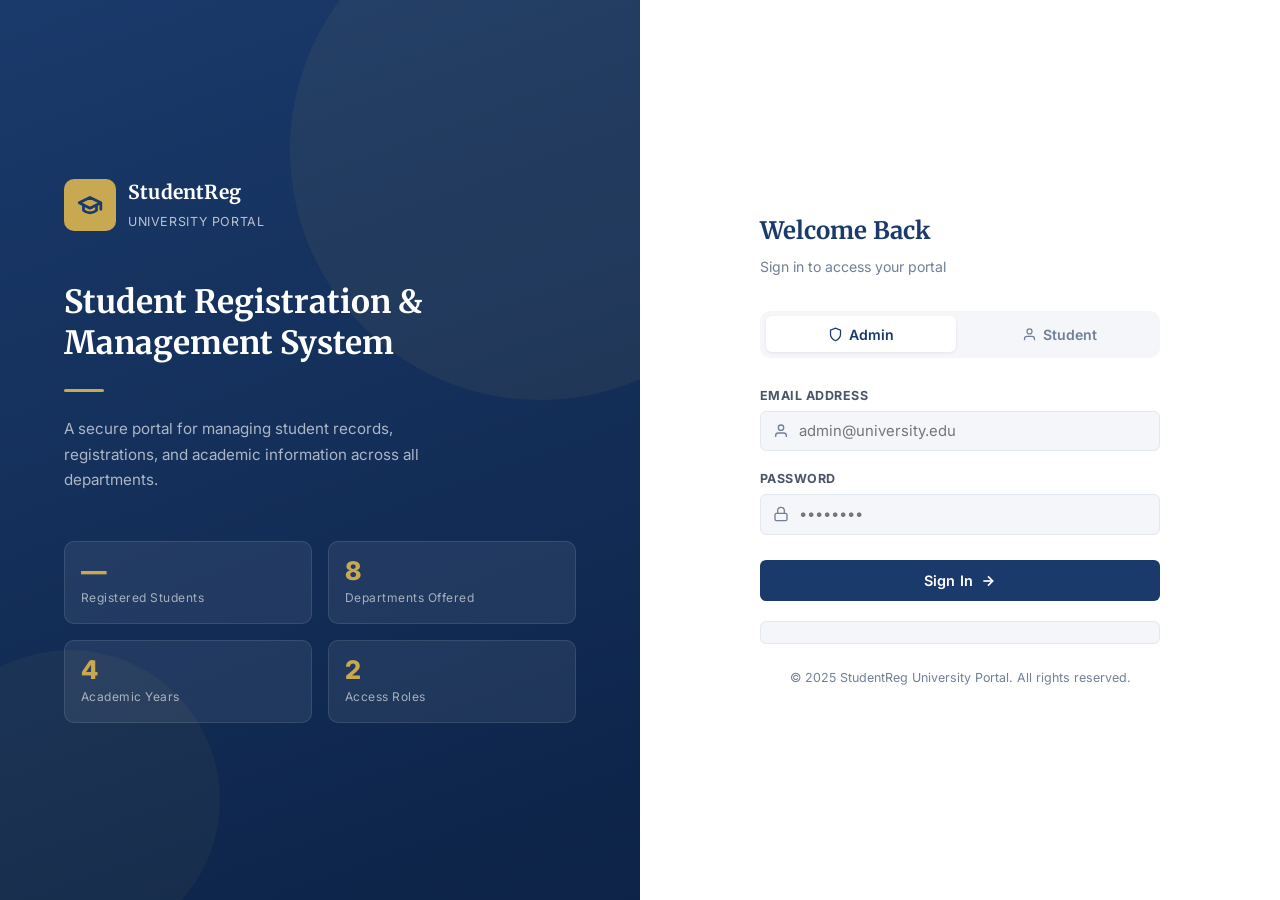
<file: index.html>
<!DOCTYPE html>
<html lang="en">
<head>
  <meta charset="UTF-8"/>
  <meta name="viewport" content="width=device-width, initial-scale=1.0"/>
  <title>Sign In — StudentReg</title>
  <link rel="preconnect" href="https://fonts.googleapis.com"/>
  <link rel="preconnect" href="https://fonts.gstatic.com" crossorigin/>
  <link href="https://fonts.googleapis.com/css2?family=Merriweather:wght@700;900&family=Inter:wght@400;500;600;700&display=swap" rel="stylesheet"/>
  <link rel="stylesheet" href="css/style.css"/>
</head>
<body>

<div class="auth-page">

  <!-- LEFT BRAND PANEL -->
  <div class="auth-brand">
    <div class="auth-brand-inner">
      <div class="auth-logo">
        <div class="auth-logo-icon">
          <svg width="26" height="26" viewBox="0 0 24 24" fill="none" stroke="#1a3a6b" stroke-width="2.5" stroke-linecap="round" stroke-linejoin="round">
            <path d="M22 10v6M2 10l10-5 10 5-10 5z"/>
            <path d="M6 12v5c3 3 9 3 12 0v-5"/>
          </svg>
        </div>
        <div class="auth-logo-text">
          <strong>StudentReg</strong>
          <span>University Portal</span>
        </div>
      </div>

      <h1>Student Registration &amp; Management System</h1>
      <div class="auth-divider"></div>
      <p>A secure portal for managing student records, registrations, and academic information across all departments.</p>

      <div class="auth-stats">
        <div class="auth-stat">
          <div class="auth-stat-num" id="totalCount">—</div>
          <div class="auth-stat-label">Registered Students</div>
        </div>
        <div class="auth-stat">
          <div class="auth-stat-num">8</div>
          <div class="auth-stat-label">Departments Offered</div>
        </div>
        <div class="auth-stat">
          <div class="auth-stat-num">4</div>
          <div class="auth-stat-label">Academic Years</div>
        </div>
        <div class="auth-stat">
          <div class="auth-stat-num">2</div>
          <div class="auth-stat-label">Access Roles</div>
        </div>
      </div>
    </div>
  </div>

  <!-- RIGHT LOGIN FORM -->
  <div class="auth-form-panel">
    <div class="auth-form-box">

      <h2>Welcome Back</h2>
      <p class="auth-sub">Sign in to access your portal</p>

      <!-- Role tabs -->
      <div class="role-tabs">
        <button class="role-tab active" id="tabAdmin">
          <svg width="15" height="15" viewBox="0 0 24 24" fill="none" stroke="currentColor" stroke-width="2"><path d="M12 22s8-4 8-10V5l-8-3-8 3v7c0 6 8 10 8 10z"/></svg>
          Admin
        </button>
        <button class="role-tab" id="tabStudent">
          <svg width="15" height="15" viewBox="0 0 24 24" fill="none" stroke="currentColor" stroke-width="2"><path d="M20 21v-2a4 4 0 0 0-4-4H8a4 4 0 0 0-4 4v2"/><circle cx="12" cy="7" r="4"/></svg>
          Student
        </button>
      </div>

      <form id="loginForm" novalidate>
        <div class="form-group">
          <label id="userLabel">Email Address</label>
          <div class="input-icon-wrap">
            <svg width="16" height="16" viewBox="0 0 24 24" fill="none" stroke="currentColor" stroke-width="2"><path d="M20 21v-2a4 4 0 0 0-4-4H8a4 4 0 0 0-4 4v2"/><circle cx="12" cy="7" r="4"/></svg>
            <input type="email" id="username" placeholder="admin@university.edu" required/>
          </div>
        </div>

        <div class="form-group">
          <label>Password</label>
          <div class="input-icon-wrap">
            <svg width="16" height="16" viewBox="0 0 24 24" fill="none" stroke="currentColor" stroke-width="2"><rect x="3" y="11" width="18" height="11" rx="2" ry="2"/><path d="M7 11V7a5 5 0 0 1 10 0v4"/></svg>
            <input type="password" id="password" placeholder="••••••••" required/>
          </div>
        </div>

        <div id="loginError" style="display:none; background:var(--clr-danger-bg); color:var(--clr-danger); border:1px solid #f5c6c2; border-radius:var(--radius-sm); padding:.65rem .85rem; font-size:.84rem; margin-bottom:.5rem;"></div>

        <button type="submit" class="btn btn-primary btn-full" style="margin-top:.5rem; padding:.75rem">
          Sign In
          <svg width="16" height="16" viewBox="0 0 24 24" fill="none" stroke="currentColor" stroke-width="2.5"><line x1="5" y1="12" x2="19" y2="12"/><polyline points="12 5 19 12 12 19"/></svg>
        </button>
      </form>

      <!-- Register link — shown only for student tab -->
      <div id="registerLink" style="display:none; margin-top:1rem; text-align:center; font-size:.85rem; color:var(--clr-text-2)">
        New student?
        <a href="pages/student/signup.html" style="color:var(--clr-primary); font-weight:600">Register here</a>
      </div>

      <p id="loginHint" style="margin-top:1.25rem; font-size:.78rem; color:var(--clr-muted); background:var(--clr-bg); padding:.65rem .85rem; border-radius:var(--radius-sm); border:1px solid var(--clr-border); line-height:1.5">
     
      </p>

      <p style="margin-top:1.5rem; font-size:.78rem; color:var(--clr-muted); text-align:center">
        &copy; 2025 StudentReg University Portal. All rights reserved.
      </p>
    </div>
  </div>

</div>

<script src="js/store.js"></script>
<script src="js/auth.js"></script>
</body>
</html>
</file>
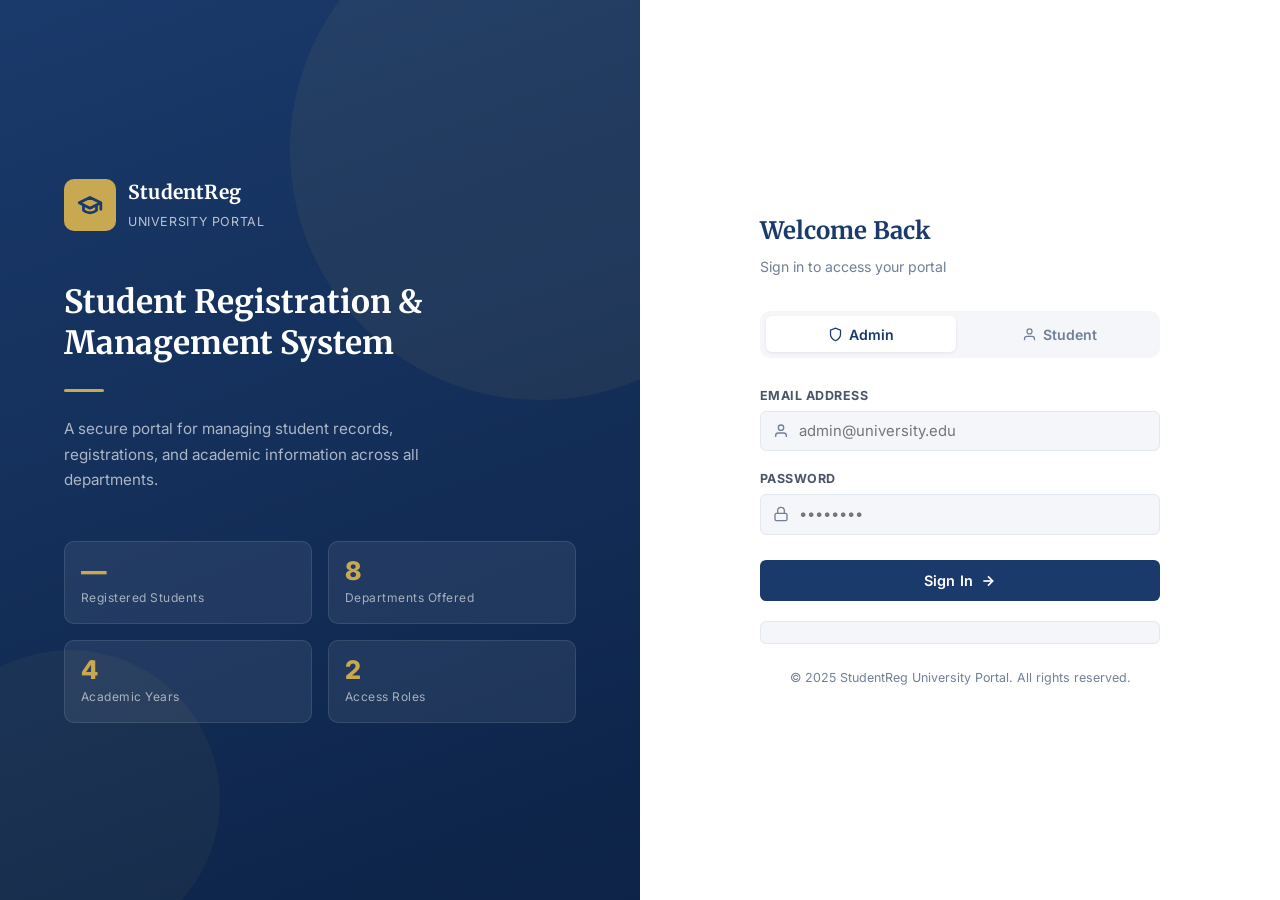
<file: pages/admin/dashboard.html>
<!DOCTYPE html>
<html lang="en">
<head>
  <meta charset="UTF-8"/>
  <meta name="viewport" content="width=device-width, initial-scale=1.0"/>
  <title>Admin Dashboard — StudentReg</title>
  <link rel="preconnect" href="https://fonts.googleapis.com"/>
  <link rel="preconnect" href="https://fonts.gstatic.com" crossorigin/>
  <link href="https://fonts.googleapis.com/css2?family=Merriweather:wght@700;900&family=Inter:wght@400;500;600;700&display=swap" rel="stylesheet"/>
  <link rel="stylesheet" href="../../css/style.css"/>
</head>
<body>
<div class="app-layout">
  <div id="sidebar-placeholder"></div>
  <div class="main-area">
    <div id="topbar-placeholder"></div>

    <main class="page-content">

      <!-- STATS ROW -->
      <div class="stats-grid">
        <div class="stat-card">
          <div class="stat-icon">
            <svg width="22" height="22" viewBox="0 0 24 24" fill="none" stroke="currentColor" stroke-width="2"><path d="M17 21v-2a4 4 0 0 0-4-4H5a4 4 0 0 0-4 4v2"/><circle cx="9" cy="7" r="4"/><path d="M23 21v-2a4 4 0 0 0-3-3.87"/><path d="M16 3.13a4 4 0 0 1 0 7.75"/></svg>
          </div>
          <div>
            <div class="stat-num" id="statTotal">—</div>
            <div class="stat-label">Total Students</div>
          </div>
        </div>
        <div class="stat-card accent">
          <div class="stat-icon">
            <svg width="22" height="22" viewBox="0 0 24 24" fill="none" stroke="currentColor" stroke-width="2"><path d="M22 10v6M2 10l10-5 10 5-10 5z"/><path d="M6 12v5c3 3 9 3 12 0v-5"/></svg>
          </div>
          <div>
            <div class="stat-num" id="statDepts">—</div>
            <div class="stat-label">Active Departments</div>
          </div>
        </div>
        <div class="stat-card success">
          <div class="stat-icon">
            <svg width="22" height="22" viewBox="0 0 24 24" fill="none" stroke="currentColor" stroke-width="2"><path d="M20 21v-2a4 4 0 0 0-4-4H8a4 4 0 0 0-4 4v2"/><circle cx="12" cy="7" r="4"/></svg>
          </div>
          <div>
            <div class="stat-num" id="statFemale">—</div>
            <div class="stat-label">Female Students</div>
          </div>
        </div>
        <div class="stat-card info">
          <div class="stat-icon">
            <svg width="22" height="22" viewBox="0 0 24 24" fill="none" stroke="currentColor" stroke-width="2"><rect x="3" y="4" width="18" height="18" rx="2"/><line x1="16" y1="2" x2="16" y2="6"/><line x1="8" y1="2" x2="8" y2="6"/><line x1="3" y1="10" x2="21" y2="10"/></svg>
          </div>
          <div>
            <div class="stat-num" id="statYear1">—</div>
            <div class="stat-label">1st Year Students</div>
          </div>
        </div>
      </div>

      <!-- RECENT STUDENTS TABLE -->
      <div class="card">
        <div class="card-header">
          <h2>
            <svg width="17" height="17" viewBox="0 0 24 24" fill="none" stroke="currentColor" stroke-width="2"><path d="M17 21v-2a4 4 0 0 0-4-4H5a4 4 0 0 0-4 4v2"/><circle cx="9" cy="7" r="4"/></svg>
            Recently Registered Students
          </h2>
          <a href="students.html" class="btn btn-secondary btn-sm">View All</a>
        </div>
        <div class="table-wrap">
          <table>
            <thead>
              <tr>
                <th>Student ID</th>
                <th>Full Name</th>
                <th>Department</th>
                <th>Year</th>
                <th>Registered</th>
                <th>Action</th>
              </tr>
            </thead>
            <tbody id="recentTbody">
              <tr><td colspan="6"><div class="spinner-wrap"><div class="spinner"></div></div></td></tr>
            </tbody>
          </table>
        </div>
      </div>

    </main>
  </div>
</div>

<script src="../../js/store.js"></script>
<script src="../../js/auth.js"></script>
<script src="../../js/sidebar.js"></script>
<script src="../../js/app.js"></script>
<script>
  document.addEventListener("DOMContentLoaded", async () => {
    const user = requireAuth("admin");
    if (!user) return;
    injectLayout("admin", "Dashboard");

    const students = await getStudents();

    document.getElementById("statTotal").textContent  = students.length;
    document.getElementById("statDepts").textContent  = new Set(students.map(s => s.department).filter(Boolean)).size || 0;
    document.getElementById("statFemale").textContent = students.filter(s => s.gender === "Female").length;
    document.getElementById("statYear1").textContent  = students.filter(s => String(s.year) === "1").length;

    const tbody  = document.getElementById("recentTbody");
    const recent = [...students].reverse().slice(0, 5);

    if (!recent.length) {
      tbody.innerHTML = `<tr><td colspan="6"><div class="empty-state"><p>No students registered yet. <a href="register.html">Register the first student</a>.</p></div></td></tr>`;
      return;
    }

    tbody.innerHTML = recent.map(s => `
      <tr>
        <td><code style="font-family:monospace;font-size:.82rem">${esc(s.studentId)}</code></td>
        <td><strong>${esc(s.fullName)}</strong></td>
        <td><span class="badge badge-blue">${esc(s.department)}</span></td>
        <td>${yearBadge(s.year)}</td>
        <td style="font-size:.8rem;color:var(--clr-muted)">${formatDate(s.createdAt)}</td>
        <td><a href="students.html" class="btn btn-secondary btn-sm">Manage</a></td>
      </tr>`).join("");
  });
</script>
</body>
</html>
</file>
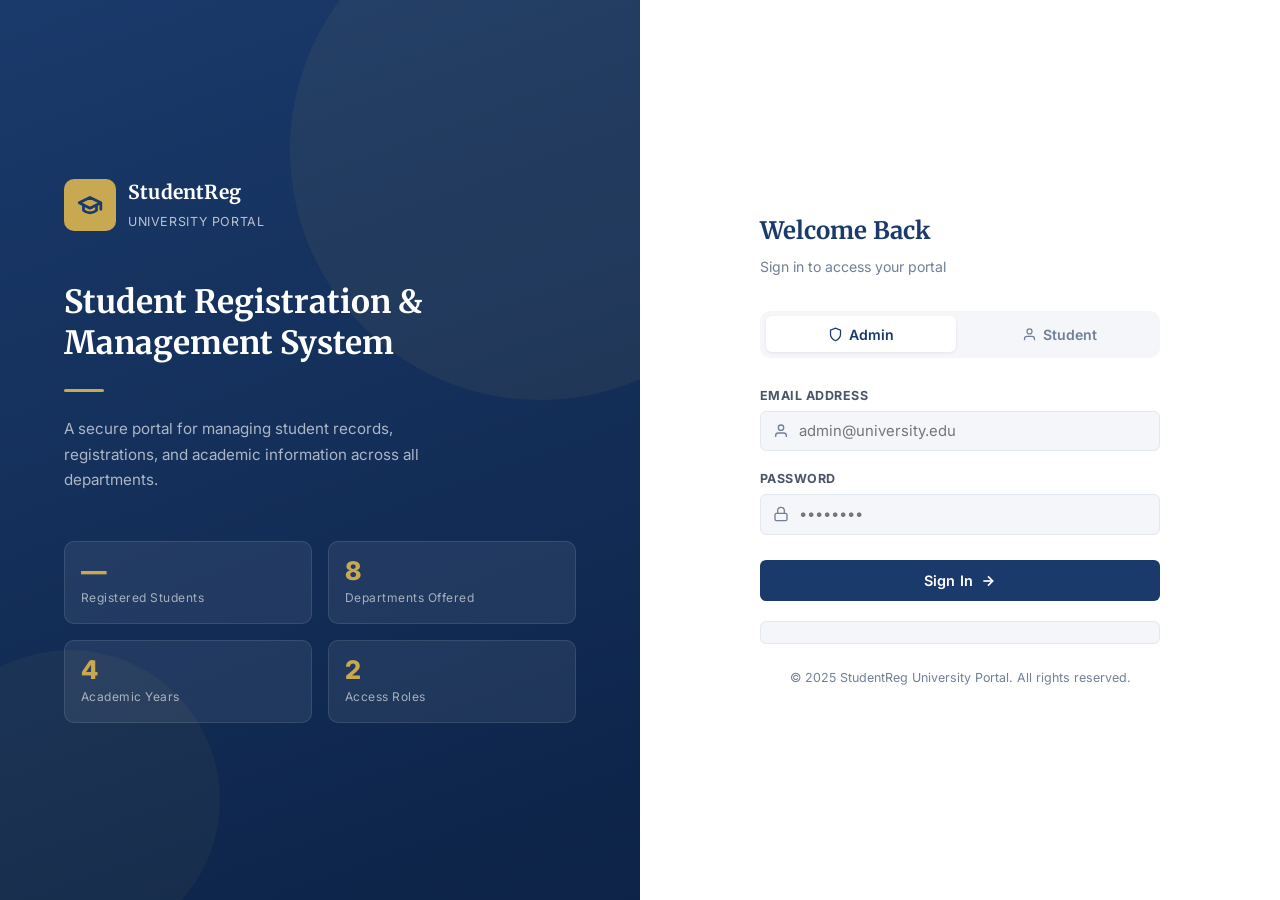
<file: pages/admin/register.html>
<!DOCTYPE html>
<html lang="en">
<head>
  <meta charset="UTF-8"/>
  <meta name="viewport" content="width=device-width, initial-scale=1.0"/>
  <title>Register Student — StudentReg Admin</title>
  <link rel="preconnect" href="https://fonts.googleapis.com"/>
  <link rel="preconnect" href="https://fonts.gstatic.com" crossorigin/>
  <link href="https://fonts.googleapis.com/css2?family=Merriweather:wght@700;900&family=Inter:wght@400;500;600;700&display=swap" rel="stylesheet"/>
  <link rel="stylesheet" href="../../css/style.css"/>
</head>
<body>
<div class="app-layout">
  <div id="sidebar-placeholder"></div>
  <div class="main-area">
    <div id="topbar-placeholder"></div>

    <main class="page-content" style="max-width:780px">
      <div class="card">
        <div class="card-header">
          <h2>
            <svg width="17" height="17" viewBox="0 0 24 24" fill="none" stroke="currentColor" stroke-width="2"><path d="M16 21v-2a4 4 0 0 0-4-4H6a4 4 0 0 0-4 4v2"/><circle cx="9" cy="7" r="4"/><line x1="19" y1="8" x2="19" y2="14"/><line x1="22" y1="11" x2="16" y2="11"/></svg>
            Register New Student
          </h2>
          <a href="students.html" class="btn btn-secondary btn-sm">← All Students</a>
        </div>
        <div class="card-body">

          <div style="background:var(--clr-info-bg);border:1px solid #bfdbfe;border-radius:var(--radius-md);padding:.85rem 1.1rem;margin-bottom:1.5rem;font-size:.84rem;color:var(--clr-info)">
            <strong>Admin Note:</strong> You are registering a student directly. The student will receive a default password equal to their Student ID. They can use it to log in.
          </div>

          <form id="registerForm" novalidate>
            <div class="form-grid">
              <div class="form-section-title">Personal Information</div>

              <div class="form-group">
                <label>Student ID <span style="color:var(--clr-danger)">*</span></label>
                <input type="text" name="studentId" placeholder="e.g. CS2024001"/>
                <span class="field-error" data-error="studentId"></span>
              </div>

              <div class="form-group">
                <label>Full Name <span style="color:var(--clr-danger)">*</span></label>
                <input type="text" name="fullName" placeholder="e.g. Priya Sharma"/>
                <span class="field-error" data-error="fullName"></span>
              </div>

              <div class="form-group">
                <label>Email Address <span style="color:var(--clr-danger)">*</span></label>
                <input type="email" name="email" placeholder="priya@college.edu"/>
                <span class="field-error" data-error="email"></span>
              </div>

              <div class="form-group">
                <label>Phone Number <span style="color:var(--clr-danger)">*</span></label>
                <input type="tel" name="phone" placeholder="+91 98765 43210"/>
                <span class="field-error" data-error="phone"></span>
              </div>

              <div class="form-section-title">Academic Information</div>

              <div class="form-group">
                <label>Department <span style="color:var(--clr-danger)">*</span></label>
                <select name="department">
                  <option value="">— Select Department —</option>
                  <option>Computer Science</option>
                  <option>Information Technology</option>
                  <option>Electronics</option>
                  <option>Mechanical</option>
                  <option>Civil</option>
                  <option>Electrical</option>
                  <option>MBA</option>
                  <option>MCA</option>
                </select>
                <span class="field-error" data-error="department"></span>
              </div>

              <div class="form-group">
                <label>Academic Year <span style="color:var(--clr-danger)">*</span></label>
                <select name="year">
                  <option value="">— Select Year —</option>
                  <option value="1">1st Year</option>
                  <option value="2">2nd Year</option>
                  <option value="3">3rd Year</option>
                  <option value="4">4th Year</option>
                </select>
                <span class="field-error" data-error="year"></span>
              </div>

              <div class="form-group">
                <label>Gender <span style="color:var(--clr-danger)">*</span></label>
                <select name="gender">
                  <option value="">— Select Gender —</option>
                  <option>Male</option>
                  <option>Female</option>
                  <option>Other</option>
                </select>
                <span class="field-error" data-error="gender"></span>
              </div>

            </div>

            <div class="form-actions">
              <button type="submit" class="btn btn-primary" id="submitBtn">
                <svg width="16" height="16" viewBox="0 0 24 24" fill="none" stroke="currentColor" stroke-width="2"><path d="M16 21v-2a4 4 0 0 0-4-4H6a4 4 0 0 0-4 4v2"/><circle cx="9" cy="7" r="4"/><line x1="19" y1="8" x2="19" y2="14"/><line x1="22" y1="11" x2="16" y2="11"/></svg>
                Register Student
              </button>
              <button type="button" class="btn btn-secondary" id="resetBtn">Reset</button>
            </div>
          </form>

        </div>
      </div>
    </main>
  </div>
</div>

<script src="../../js/store.js"></script>
<script src="../../js/auth.js"></script>
<script src="../../js/sidebar.js"></script>
<script src="../../js/app.js"></script>
<script>
  document.addEventListener("DOMContentLoaded", () => {
    const user = requireAuth("admin");
    if (!user) return;
    injectLayout("admin", "Register Student");

    const form      = document.getElementById("registerForm");
    const submitBtn = document.getElementById("submitBtn");
    const resetBtn  = document.getElementById("resetBtn");

    const rules = {
      studentId:  { required: true, label: "Student ID" },
      fullName:   { required: true, label: "Full Name" },
      email:      { required: true, email: true, label: "Email" },
      phone:      { required: true, label: "Phone" },
      department: { required: true, label: "Department" },
      year:       { required: true, label: "Year" },
      gender:     { required: true, label: "Gender" },
    };

    form.addEventListener("submit", async (e) => {
      e.preventDefault();
      if (!validateForm(form, rules)) return;

      const orig = submitBtn.innerHTML;
      submitBtn.disabled = true;
      submitBtn.innerHTML = `<span class="spinner" style="width:15px;height:15px;border-width:2px;display:inline-block"></span> Registering…`;

      const data = Object.fromEntries(new FormData(form).entries());
      // Default password = studentId (admin-registered students)
      data.password = data.studentId;

      try {
        await addStudent(data);
        showToast(`${data.fullName} registered successfully! Default password: ${data.studentId}`, "success");
        form.reset();
      } catch (err) {
        showToast(err.message || "Registration failed.", "error");
      } finally {
        submitBtn.disabled = false;
        submitBtn.innerHTML = orig;
      }
    });

    resetBtn.addEventListener("click", () => form.reset());
  });
</script>
</body>
</html>
</file>
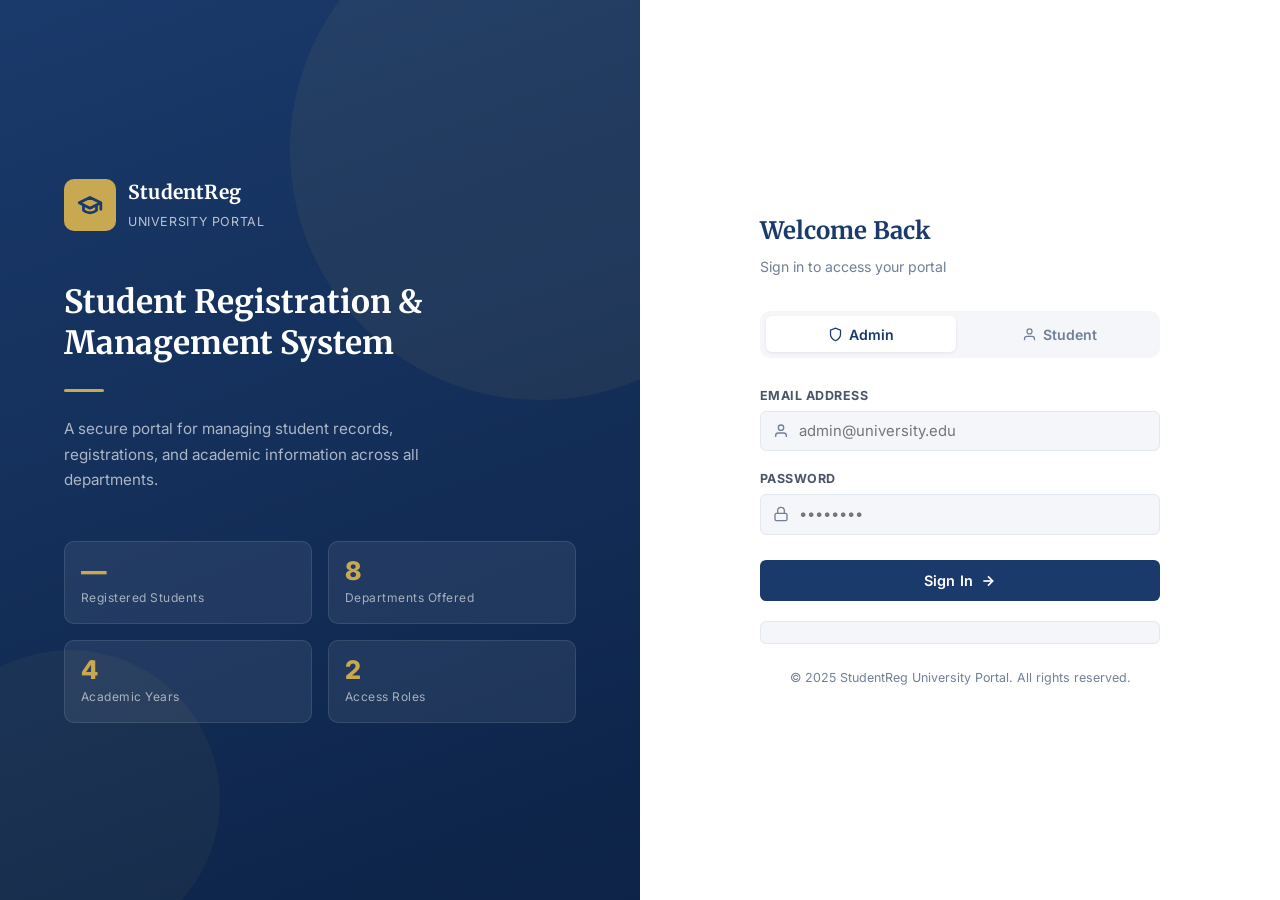
<file: pages/admin/students.html>
<!DOCTYPE html>
<html lang="en">
<head>
  <meta charset="UTF-8"/>
  <meta name="viewport" content="width=device-width, initial-scale=1.0"/>
  <title>All Students — StudentReg Admin</title>
  <link rel="preconnect" href="https://fonts.googleapis.com"/>
  <link rel="preconnect" href="https://fonts.gstatic.com" crossorigin/>
  <link href="https://fonts.googleapis.com/css2?family=Merriweather:wght@700;900&family=Inter:wght@400;500;600;700&display=swap" rel="stylesheet"/>
  <link rel="stylesheet" href="../../css/style.css"/>
</head>
<body>
<div class="app-layout">
  <div id="sidebar-placeholder"></div>
  <div class="main-area">
    <div id="topbar-placeholder"></div>

    <main class="page-content">
      <div class="card">
        <div class="card-header">
          <h2>
            <svg width="17" height="17" viewBox="0 0 24 24" fill="none" stroke="currentColor" stroke-width="2"><path d="M17 21v-2a4 4 0 0 0-4-4H5a4 4 0 0 0-4 4v2"/><circle cx="9" cy="7" r="4"/></svg>
            All Students
          </h2>
          <div style="display:flex;gap:.65rem;align-items:center;flex-wrap:wrap">
            <div class="search-bar">
              <svg width="15" height="15" viewBox="0 0 24 24" fill="none" stroke="currentColor" stroke-width="2"><circle cx="11" cy="11" r="8"/><line x1="21" y1="21" x2="16.65" y2="16.65"/></svg>
              <input type="search" id="searchInput" placeholder="Search students…"/>
            </div>
            <a href="register.html" class="btn btn-primary btn-sm">
              <svg width="14" height="14" viewBox="0 0 24 24" fill="none" stroke="currentColor" stroke-width="2.5"><line x1="12" y1="5" x2="12" y2="19"/><line x1="5" y1="12" x2="19" y2="12"/></svg>
              Add Student
            </a>
            <button class="btn btn-secondary btn-sm" onclick="loadStudents()">
              <svg width="14" height="14" viewBox="0 0 24 24" fill="none" stroke="currentColor" stroke-width="2"><polyline points="1 4 1 10 7 10"/><path d="M3.51 15a9 9 0 1 0 .49-3.5"/></svg>
              Refresh
            </button>
          </div>
        </div>

        <div class="table-wrap">
          <table>
            <thead>
              <tr>
                <th>#</th>
                <th>Student ID</th>
                <th>Full Name</th>
                <th>Email</th>
                <th>Phone</th>
                <th>Department</th>
                <th>Year</th>
                <th>Gender</th>
                <th>Registered</th>
                <th>Actions</th>
              </tr>
            </thead>
            <tbody id="studentsTbody">
              <tr><td colspan="10"><div class="spinner-wrap"><div class="spinner"></div></div></td></tr>
            </tbody>
          </table>
        </div>
        <div class="table-footer">
          <span id="tableFooter">Loading…</span>
          <span style="color:var(--clr-muted);font-size:.78rem"></span>
        </div>
      </div>
    </main>
  </div>
</div>

<!-- EDIT MODAL -->
<div class="modal-overlay" id="editModal">
  <div class="modal" style="max-width:600px">
    <div class="modal-header">
      <h3>Edit Student Record</h3>
      <button class="btn-icon" id="editModalClose">
        <svg width="18" height="18" viewBox="0 0 24 24" fill="none" stroke="currentColor" stroke-width="2"><line x1="18" y1="6" x2="6" y2="18"/><line x1="6" y1="6" x2="18" y2="18"/></svg>
      </button>
    </div>
    <div class="modal-body">
      <form id="editForm" novalidate>
        <input type="hidden" id="editId"/>
        <div class="form-grid">
          <div class="form-group">
            <label>Student ID</label>
            <input type="text" id="editStudentId" name="studentId" readonly style="background:var(--clr-bg);cursor:not-allowed"/>
            <span style="font-size:.76rem;color:var(--clr-muted)">Student ID cannot be changed.</span>
          </div>
          <div class="form-group">
            <label>Full Name <span style="color:var(--clr-danger)">*</span></label>
            <input type="text" id="editFullName" name="fullName"/>
            <span class="field-error" data-error="fullName"></span>
          </div>
          <div class="form-group">
            <label>Email <span style="color:var(--clr-danger)">*</span></label>
            <input type="email" id="editEmail" name="email"/>
            <span class="field-error" data-error="email"></span>
          </div>
          <div class="form-group">
            <label>Phone <span style="color:var(--clr-danger)">*</span></label>
            <input type="tel" id="editPhone" name="phone"/>
            <span class="field-error" data-error="phone"></span>
          </div>
          <div class="form-group">
            <label>Department <span style="color:var(--clr-danger)">*</span></label>
            <select id="editDepartment" name="department">
              <option value="">— Select —</option>
              <option>Computer Science</option>
              <option>Information Technology</option>
              <option>Electronics</option>
              <option>Mechanical</option>
              <option>Civil</option>
              <option>Electrical</option>
              <option>MBA</option>
              <option>MCA</option>
            </select>
          </div>
          <div class="form-group">
            <label>Year <span style="color:var(--clr-danger)">*</span></label>
            <select id="editYear" name="year">
              <option value="">— Select —</option>
              <option value="1">1st Year</option>
              <option value="2">2nd Year</option>
              <option value="3">3rd Year</option>
              <option value="4">4th Year</option>
            </select>
          </div>
          <div class="form-group">
            <label>Gender <span style="color:var(--clr-danger)">*</span></label>
            <select id="editGender" name="gender">
              <option value="">— Select —</option>
              <option>Male</option>
              <option>Female</option>
              <option>Other</option>
            </select>
          </div>
          <div class="form-group">
            <label>Reset Password (optional)</label>
            <input type="text" id="editPassword" name="password" placeholder="Leave blank to keep current"/>
          </div>
        </div>
      </form>
    </div>
    <div class="modal-footer">
      <button class="btn btn-secondary" id="editCancelBtn">Cancel</button>
      <button class="btn btn-primary" id="editSaveBtn">Save Changes</button>
    </div>
  </div>
</div>

<!-- DELETE MODAL -->
<div class="modal-overlay" id="deleteModal">
  <div class="modal">
    <div class="modal-header">
      <h3>Delete Student</h3>
      <button class="btn-icon" id="deleteModalClose">
        <svg width="18" height="18" viewBox="0 0 24 24" fill="none" stroke="currentColor" stroke-width="2"><line x1="18" y1="6" x2="6" y2="18"/><line x1="6" y1="6" x2="18" y2="18"/></svg>
      </button>
    </div>
    <div class="modal-body">
      <p>Are you sure you want to permanently delete <strong id="deleteStudentName"></strong>? This cannot be undone.</p>
    </div>
    <div class="modal-footer">
      <button class="btn btn-secondary" id="deleteCancelBtn">Cancel</button>
      <button class="btn btn-danger" id="deleteConfirmBtn">Delete Student</button>
    </div>
  </div>
</div>

<script src="../../js/store.js"></script>
<script src="../../js/auth.js"></script>
<script src="../../js/sidebar.js"></script>
<script src="../../js/app.js"></script>
<script>
  let allStudents  = [];
  let deleteTarget = null;

document.addEventListener("DOMContentLoaded", async () => {
    const user = requireAuth("admin");
    if (!user) return;
    injectLayout("admin", "All Students");
    await loadStudents();
    initSearch();
    initModals();
  });

  async function loadStudents() {
    allStudents = await getStudents();
    renderTable(allStudents);
  }

  function renderTable(students) {
    const tbody  = document.getElementById("studentsTbody");
    const footer = document.getElementById("tableFooter");

    

    if (!students.length) {
      tbody.innerHTML = `
        <tr><td colspan="10">
          <div class="empty-state">
            <svg width="48" height="48" viewBox="0 0 24 24" fill="none" stroke="currentColor" stroke-width="1.5"><path d="M17 21v-2a4 4 0 0 0-4-4H5a4 4 0 0 0-4 4v2"/><circle cx="9" cy="7" r="4"/></svg>
            <h3>No students yet</h3>
            <p>Add a student from <a href="register.html">Register Student</a>.</p>
          </div>
        </td></tr>`;
      if (footer) footer.textContent = "0 records";
      return;
    }

    tbody.innerHTML = students.map((s, i) => `
      <tr>
        <td style="color:var(--clr-muted);font-size:.8rem">${i + 1}</td>
        <td><code style="font-family:monospace;font-size:.82rem;background:var(--clr-bg);padding:.15rem .4rem;border-radius:4px">${esc(s.studentId)}</code></td>
        <td><strong>${esc(s.fullName)}</strong></td>
        <td style="font-size:.83rem">${esc(s.email)}</td>
        <td style="font-size:.83rem">${esc(s.phone)}</td>
        <td><span class="badge badge-blue">${esc(s.department)}</span></td>
        <td>${yearBadge(s.year)}</td>
        <td>${genderBadge(s.gender)}</td>
        <td style="font-size:.78rem;color:var(--clr-muted)">${formatDate(s.createdAt)}</td>
        <td>
          <div class="actions-cell">
            <button class="btn-icon edit" title="Edit" onclick="openEditModal('${s.id}')">
              <svg width="15" height="15" viewBox="0 0 24 24" fill="none" stroke="currentColor" stroke-width="2"><path d="M11 4H4a2 2 0 0 0-2 2v14a2 2 0 0 0 2 2h14a2 2 0 0 0 2-2v-7"/><path d="M18.5 2.5a2.121 2.121 0 0 1 3 3L12 15l-4 1 1-4 9.5-9.5z"/></svg>
            </button>
            <button class="btn-icon delete" title="Delete" onclick="openDeleteModal('${s.id}', '${s.fullName}')">
              <svg width="15" height="15" viewBox="0 0 24 24" fill="none" stroke="currentColor" stroke-width="2"><polyline points="3 6 5 6 21 6"/><path d="M19 6l-1 14a2 2 0 0 1-2 2H8a2 2 0 0 1-2-2L5 6"/><path d="M10 11v6M14 11v6"/></svg>
            </button>
          </div>
        </td>
      </tr>`).join("");

    if (footer) footer.textContent = `${students.length} record${students.length !== 1 ? "s" : ""}`;
  }

  function initSearch() {
    document.getElementById("searchInput")?.addEventListener("input", e => {
      const q = e.target.value.toLowerCase();
      renderTable(allStudents.filter(s =>
        Object.values(s).some(v => String(v).toLowerCase().includes(q))
      ));
    });
  }

  function openEditModal(id) {
  const s = allStudents.find(x => String(x.id) === String(id));
    if (!s) return;
    document.getElementById("editId").value          = s.id;
    document.getElementById("editStudentId").value   = s.studentId;
    document.getElementById("editFullName").value    = s.fullName;
    document.getElementById("editEmail").value       = s.email;
    document.getElementById("editPhone").value       = s.phone;
    document.getElementById("editDepartment").value  = s.department;
    document.getElementById("editYear").value        = s.year;
    document.getElementById("editGender").value      = s.gender;
    document.getElementById("editPassword").value    = "";
    document.getElementById("editModal").classList.add("open");
  }

  function openDeleteModal(id, name) {
    deleteTarget = id;
    document.getElementById("deleteStudentName").textContent = name;
    document.getElementById("deleteModal").classList.add("open");
  }

  function closeModal(id) {
    document.getElementById(id)?.classList.remove("open");
  }

  function initModals() {
    document.getElementById("editModalClose")?.addEventListener("click",  () => closeModal("editModal"));
    document.getElementById("editCancelBtn")?.addEventListener("click",   () => closeModal("editModal"));
    document.getElementById("editModal")?.addEventListener("click",async e => { if (e.target.id === "editModal") closeModal("editModal"); });

    document.getElementById("editSaveBtn")?.addEventListener("click", async () => {
      const btn = document.getElementById("editSaveBtn");
      btn.disabled = true; btn.textContent = "Saving…";

      const id      = document.getElementById("editId").value;
      const newPass = document.getElementById("editPassword").value.trim();
      const payload = {
        fullName:   document.getElementById("editFullName").value.trim(),
        email:      document.getElementById("editEmail").value.trim(),
        phone:      document.getElementById("editPhone").value.trim(),
        department: document.getElementById("editDepartment").value,
        year:       document.getElementById("editYear").value,
        gender:     document.getElementById("editGender").value,
      };
      if (newPass) payload.password = newPass;

    try {
        await updateStudent(id, payload);
        showToast("Student record updated.", "success");
        closeModal("editModal");
        await loadStudents();
      } catch (err) {
        showToast(err.message || "Update failed.", "error");
      } finally {
        btn.disabled = false; btn.textContent = "Save Changes";
      }
    });

    document.getElementById("deleteModalClose")?.addEventListener("click", () => closeModal("deleteModal"));
    document.getElementById("deleteCancelBtn")?.addEventListener("click",  () => closeModal("deleteModal"));
    document.getElementById("deleteModal")?.addEventListener("click", e => { if (e.target.id === "deleteModal") closeModal("deleteModal"); });
    document.getElementById("deleteConfirmBtn")?.addEventListener("click", async () => {
      const btn = document.getElementById("deleteConfirmBtn");
      btn.disabled = true; btn.textContent = "Deleting…";
     try {
        await deleteStudent(deleteTarget);
        showToast("Student deleted.", "success");
        closeModal("deleteModal");
        await loadStudents();
      } catch (err) {
        showToast(err.message || "Delete failed.", "error");
      } finally {
        btn.disabled = false; btn.textContent = "Delete Student";
      }
    });
  }
</script>
</body>
</html>
</file>
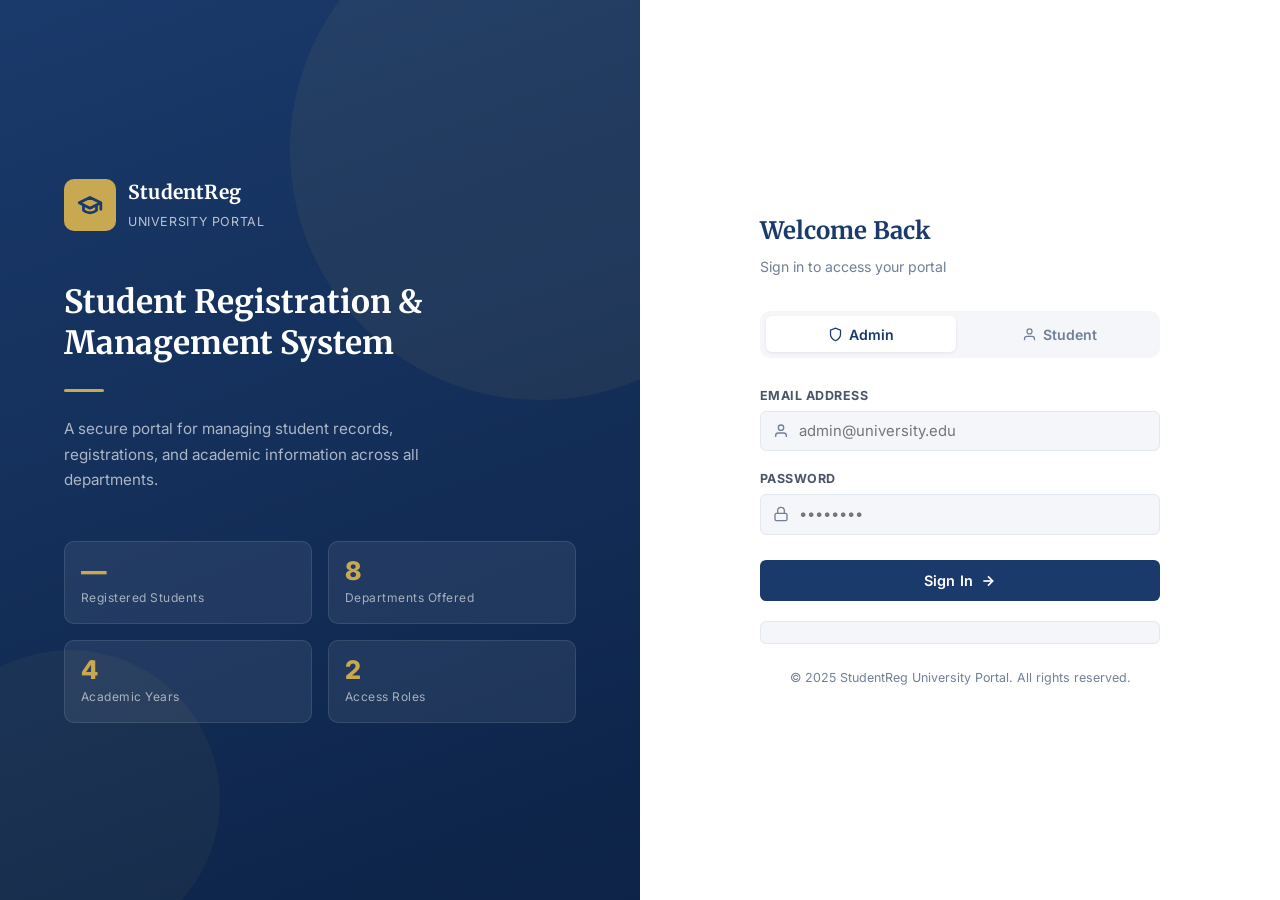
<file: pages/student/dashboard.html>
<!DOCTYPE html>
<html lang="en">
<head>
  <meta charset="UTF-8"/>
  <meta name="viewport" content="width=device-width, initial-scale=1.0"/>
  <title>My Dashboard — StudentReg</title>
  <link rel="preconnect" href="https://fonts.googleapis.com"/>
  <link rel="preconnect" href="https://fonts.gstatic.com" crossorigin/>
  <link href="https://fonts.googleapis.com/css2?family=Merriweather:wght@700;900&family=Inter:wght@400;500;600;700&display=swap" rel="stylesheet"/>
  <link rel="stylesheet" href="../../css/style.css"/>
</head>
<body>
<div class="app-layout">
  <div id="sidebar-placeholder"></div>
  <div class="main-area">
    <div id="topbar-placeholder"></div>

    <main class="page-content">

      <!-- WELCOME BANNER -->
      <div class="profile-header" style="margin-bottom:1.75rem">
        <div class="profile-avatar-lg" id="studentAvatar">S</div>
        <div class="profile-info">
          <h2 id="studentWelcome">Welcome back!</h2>
          <p id="studentSubtitle">Loading your details…</p>
        </div>
        <div class="profile-badge" id="studentDeptBadge" style="display:none"></div>
      </div>

      <!-- QUICK STATS -->
      <div class="stats-grid" style="grid-template-columns:repeat(3,1fr);margin-bottom:1.75rem">
        <div class="stat-card">
          <div class="stat-icon">
            <svg width="20" height="20" viewBox="0 0 24 24" fill="none" stroke="currentColor" stroke-width="2"><path d="M22 10v6M2 10l10-5 10 5-10 5z"/><path d="M6 12v5c3 3 9 3 12 0v-5"/></svg>
          </div>
          <div>
            <div class="stat-num" id="sdYear">—</div>
            <div class="stat-label">Academic Year</div>
          </div>
        </div>
        <div class="stat-card accent">
          <div class="stat-icon">
            <svg width="20" height="20" viewBox="0 0 24 24" fill="none" stroke="currentColor" stroke-width="2"><rect x="3" y="4" width="18" height="18" rx="2"/><line x1="16" y1="2" x2="16" y2="6"/><line x1="8" y1="2" x2="8" y2="6"/><line x1="3" y1="10" x2="21" y2="10"/></svg>
          </div>
          <div>
            <div class="stat-num" id="sdDept">—</div>
            <div class="stat-label">Department</div>
          </div>
        </div>
        <div class="stat-card success">
          <div class="stat-icon">
            <svg width="20" height="20" viewBox="0 0 24 24" fill="none" stroke="currentColor" stroke-width="2"><path d="M20 21v-2a4 4 0 0 0-4-4H8a4 4 0 0 0-4 4v2"/><circle cx="12" cy="7" r="4"/></svg>
          </div>
          <div>
            <div class="stat-num">Active</div>
            <div class="stat-label">Enrollment Status</div>
          </div>
        </div>
      </div>

      <!-- PROFILE DETAILS CARD -->
      <div class="card">
        <div class="card-header">
          <h2>
            <svg width="17" height="17" viewBox="0 0 24 24" fill="none" stroke="currentColor" stroke-width="2"><path d="M20 21v-2a4 4 0 0 0-4-4H8a4 4 0 0 0-4 4v2"/><circle cx="12" cy="7" r="4"/></svg>
            My Registration Details
          </h2>
          <a href="profile.html" class="btn btn-secondary btn-sm">View Full Profile</a>
        </div>
        <div class="card-body">
          <div class="info-grid" id="studentInfoGrid">
            <div class="spinner-wrap"><div class="spinner"></div></div>
          </div>
        </div>
      </div>

    </main>
  </div>
</div>

<script src="../../js/store.js"></script>
<script src="../../js/auth.js"></script>
<script src="../../js/sidebar.js"></script>
<script src="../../js/app.js"></script>
<script>
 document.addEventListener("DOMContentLoaded", async () => {
    const user = requireAuth("student");
    if (!user) return;
    injectLayout("student", "My Dashboard");

    const s = await findStudentByStudentId(user.studentId);

    if (!s) {
      document.getElementById("studentWelcome").textContent  = `Welcome, ${user.name || user.studentId}`;
      document.getElementById("studentSubtitle").textContent = "Your registration details could not be found.";
      document.getElementById("studentInfoGrid").innerHTML   = `
        <p style="color:var(--clr-muted)">
          No registration record found. Please contact your administrator or
          <a href="register.html">complete your registration</a>.
        </p>`;
      return;
    }

    const initials = s.fullName?.charAt(0).toUpperCase() || "S";
    document.getElementById("studentAvatar").textContent       = initials;
    document.getElementById("studentWelcome").textContent      = `Welcome, ${s.fullName}`;
    document.getElementById("studentSubtitle").textContent     = `${s.studentId} · ${s.department}`;
    const deptBadge = document.getElementById("studentDeptBadge");
    deptBadge.textContent   = s.department;
    deptBadge.style.display = "inline-block";

    const yearLabels = { "1": "1st Year", "2": "2nd Year", "3": "3rd Year", "4": "4th Year" };
    document.getElementById("sdYear").textContent = yearLabels[s.year] || s.year;
    const sdDept = document.getElementById("sdDept");
    sdDept.textContent = s.department || "—";
    sdDept.style.fontSize = "1.35rem";

    document.getElementById("studentInfoGrid").innerHTML = `
      <div class="info-item"><div class="info-item-label">Student ID</div><div class="info-item-value">${esc(s.studentId)}</div></div>
      <div class="info-item"><div class="info-item-label">Full Name</div><div class="info-item-value">${esc(s.fullName)}</div></div>
      <div class="info-item"><div class="info-item-label">Email</div><div class="info-item-value">${esc(s.email)}</div></div>
      <div class="info-item"><div class="info-item-label">Phone</div><div class="info-item-value">${esc(s.phone)}</div></div>
      <div class="info-item"><div class="info-item-label">Department</div><div class="info-item-value">${esc(s.department)}</div></div>
      <div class="info-item"><div class="info-item-label">Year</div><div class="info-item-value">${yearLabels[s.year] || s.year}</div></div>
      <div class="info-item"><div class="info-item-label">Gender</div><div class="info-item-value">${esc(s.gender)}</div></div>
      <div class="info-item"><div class="info-item-label">Registered On</div><div class="info-item-value">${formatDate(s.createdAt)}</div></div>
    `;
  });
</script>
</body>
</html>
</file>
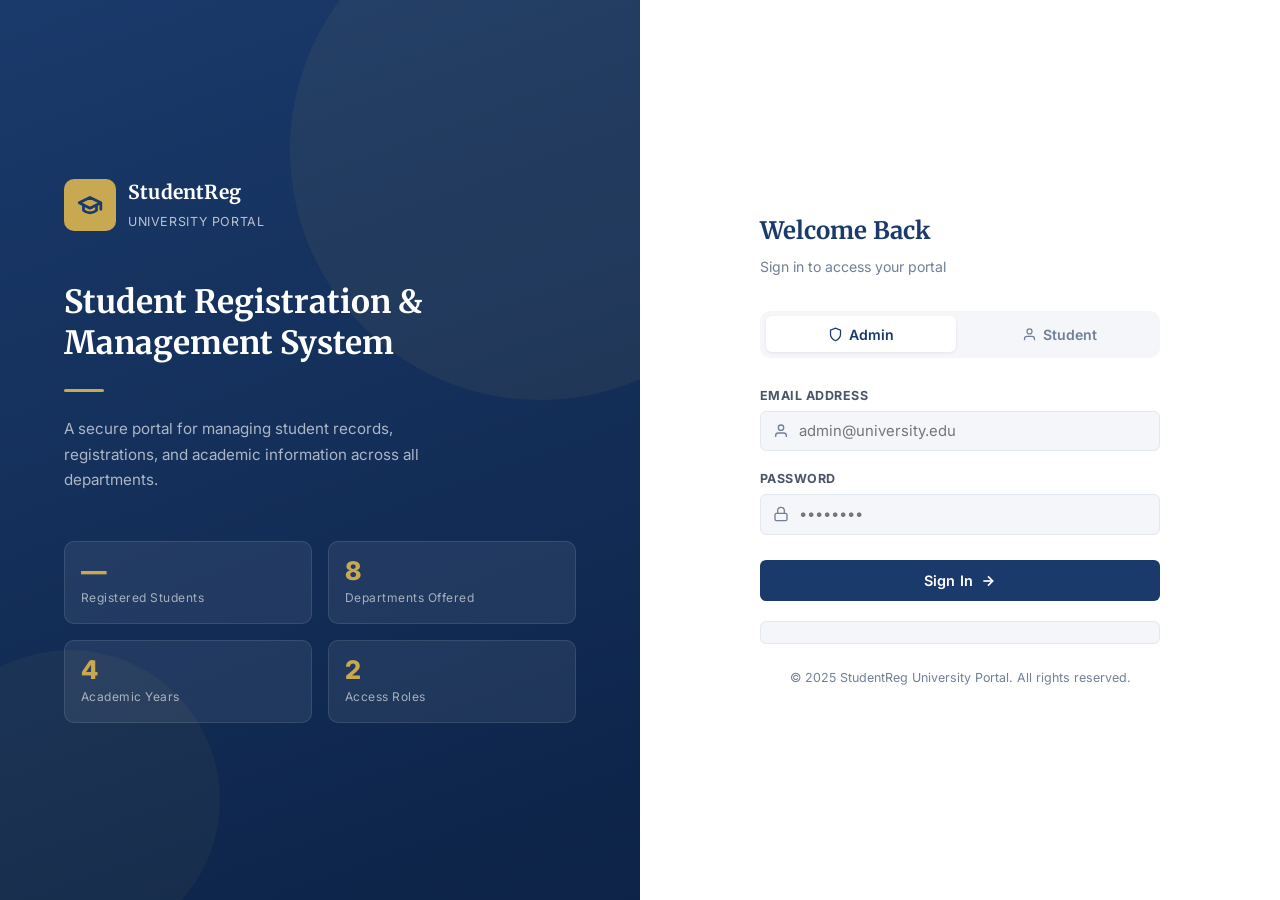
<file: pages/student/profile.html>
<!DOCTYPE html>
<html lang="en">
<head>
  <meta charset="UTF-8"/>
  <meta name="viewport" content="width=device-width, initial-scale=1.0"/>
  <title>My Profile — StudentReg</title>
  <link rel="preconnect" href="https://fonts.googleapis.com"/>
  <link rel="preconnect" href="https://fonts.gstatic.com" crossorigin/>
  <link href="https://fonts.googleapis.com/css2?family=Merriweather:wght@700;900&family=Inter:wght@400;500;600;700&display=swap" rel="stylesheet"/>
  <link rel="stylesheet" href="../../css/style.css"/>
</head>
<body>
<div class="app-layout">
  <div id="sidebar-placeholder"></div>
  <div class="main-area">
    <div id="topbar-placeholder"></div>

    <main class="page-content" style="max-width:820px">
      <div id="profileContent">
        <div class="spinner-wrap"><div class="spinner"></div></div>
      </div>
    </main>
  </div>
</div>

<script src="../../js/store.js"></script>
<script src="../../js/auth.js"></script>
<script src="../../js/sidebar.js"></script>
<script src="../../js/app.js"></script>
<script>
 document.addEventListener("DOMContentLoaded", async () => {
    const user = requireAuth("student");
    if (!user) return;
    injectLayout("student", "My Profile");

    const container = document.getElementById("profileContent");
    const s = await findStudentByStudentId(user.studentId);

    if (!s) {
      container.innerHTML = `
        <div class="card"><div class="card-body">
          <div class="empty-state">
            <svg width="48" height="48" viewBox="0 0 24 24" fill="none" stroke="currentColor" stroke-width="1.5"><path d="M20 21v-2a4 4 0 0 0-4-4H8a4 4 0 0 0-4 4v2"/><circle cx="12" cy="7" r="4"/></svg>
            <h3>Profile not found</h3>
            <p>No registration record found. Please contact the admin.</p>
          </div>
        </div></div>`;
      return;
    }

    const yearLabel = { "1": "1st Year", "2": "2nd Year", "3": "3rd Year", "4": "4th Year" }[s.year] || s.year;

    container.innerHTML = `
      <div class="profile-header">
        <div class="profile-avatar-lg">${(s.fullName || "S").charAt(0).toUpperCase()}</div>
        <div class="profile-info">
          <h2>${esc(s.fullName)}</h2>
          <p>${esc(s.studentId)} &nbsp;·&nbsp; ${esc(s.department)} &nbsp;·&nbsp; ${yearLabel}</p>
          <p style="margin-top:.35rem;opacity:.7;font-size:.83rem">${esc(s.email)}</p>
        </div>
        <div class="profile-badge">Enrolled</div>
      </div>

      <div class="card">
        <div class="card-header">
          <h2>
            <svg width="17" height="17" viewBox="0 0 24 24" fill="none" stroke="currentColor" stroke-width="2"><path d="M14 2H6a2 2 0 0 0-2 2v16a2 2 0 0 0 2 2h12a2 2 0 0 0 2-2V8z"/><polyline points="14 2 14 8 20 8"/></svg>
            Registration Details
          </h2>
          <span class="badge badge-green">Active</span>
        </div>
        <div class="card-body">
          <div class="info-grid">
            <div class="info-item"><div class="info-item-label">Student ID</div><div class="info-item-value" style="font-family:monospace">${esc(s.studentId)}</div></div>
            <div class="info-item"><div class="info-item-label">Full Name</div><div class="info-item-value">${esc(s.fullName)}</div></div>
            <div class="info-item"><div class="info-item-label">Email Address</div><div class="info-item-value">${esc(s.email)}</div></div>
            <div class="info-item"><div class="info-item-label">Phone Number</div><div class="info-item-value">${esc(s.phone)}</div></div>
            <div class="info-item"><div class="info-item-label">Department</div><div class="info-item-value">${esc(s.department)}</div></div>
            <div class="info-item"><div class="info-item-label">Academic Year</div><div class="info-item-value">${yearLabel}</div></div>
            <div class="info-item"><div class="info-item-label">Gender</div><div class="info-item-value">${esc(s.gender)}</div></div>
            <div class="info-item"><div class="info-item-label">Registered On</div><div class="info-item-value">${formatDate(s.createdAt)}</div></div>
          </div>
        </div>
      </div>

      <div style="margin-top:1rem;padding:1rem 1.25rem;background:var(--clr-info-bg);border:1px solid #bee3f8;border-radius:var(--radius-md);font-size:.85rem;color:var(--clr-info)">
        <strong>Need to update your details?</strong> Please contact your department administrator.
      </div>
    `;
  });
</script>
</body>
</html>
</file>
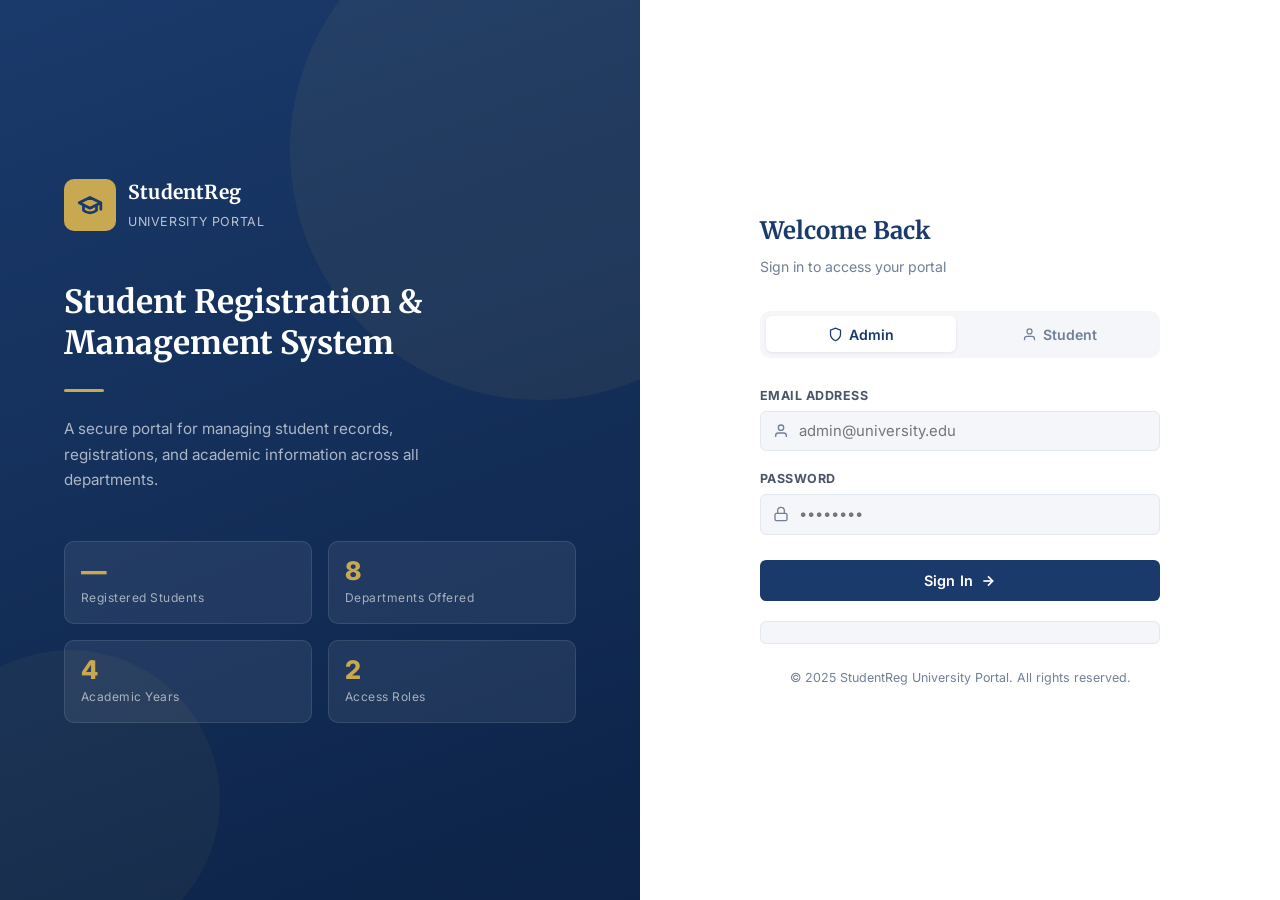
<file: pages/student/register.html>
<!DOCTYPE html>
<html lang="en">
<head>
  <meta charset="UTF-8"/>
  <meta name="viewport" content="width=device-width, initial-scale=1.0"/>
  <title>My Registration — StudentReg</title>
  <link rel="preconnect" href="https://fonts.googleapis.com"/>
  <link rel="preconnect" href="https://fonts.gstatic.com" crossorigin/>
  <link href="https://fonts.googleapis.com/css2?family=Merriweather:wght@700;900&family=Inter:wght@400;500;600;700&display=swap" rel="stylesheet"/>
  <link rel="stylesheet" href="../../css/style.css"/>
</head>
<body>
<div class="app-layout">
  <div id="sidebar-placeholder"></div>
  <div class="main-area">
    <div id="topbar-placeholder"></div>

    <main class="page-content" style="max-width:780px">

      <!-- Already registered view -->
      <div id="registeredView" style="display:none">
        <div style="margin-bottom:1.25rem;padding:1rem 1.25rem;background:var(--clr-success-bg);border:1px solid #a7f3d0;border-radius:var(--radius-md);font-size:.875rem;color:var(--clr-success)">
          <strong>✓ You are registered.</strong> Your details are on file. Contact admin to make changes.
        </div>
        <div class="card">
          <div class="card-header">
            <h2>
              <svg width="17" height="17" viewBox="0 0 24 24" fill="none" stroke="currentColor" stroke-width="2"><path d="M14 2H6a2 2 0 0 0-2 2v16a2 2 0 0 0 2 2h12a2 2 0 0 0 2-2V8z"/><polyline points="14 2 14 8 20 8"/></svg>
              Your Registration Details
            </h2>
            <span class="badge badge-green">Registered</span>
          </div>
          <div class="card-body">
            <div class="info-grid" id="registeredInfo"></div>
          </div>
        </div>
      </div>

      <!-- Not yet registered — this shouldn't normally show since students register before logging in -->
      <div id="notRegisteredView" style="display:none">
        <div class="card">
          <div class="card-header">
            <h2>
              <svg width="17" height="17" viewBox="0 0 24 24" fill="none" stroke="currentColor" stroke-width="2"><path d="M14 2H6a2 2 0 0 0-2 2v16a2 2 0 0 0 2 2h12a2 2 0 0 0 2-2V8z"/><polyline points="14 2 14 8 20 8"/><line x1="12" y1="18" x2="12" y2="12"/><line x1="9" y1="15" x2="15" y2="15"/></svg>
              Submit Registration
            </h2>
          </div>
          <div class="card-body">

            <div style="background:var(--clr-bg);border:1px solid var(--clr-border);border-radius:var(--radius-md);padding:1rem 1.25rem;margin-bottom:1.5rem;font-size:.85rem;color:var(--clr-text-2)">
              <strong>Note:</strong> Your account exists but we have no registration details on file. Please fill in the form below.
            </div>

            <form id="studentRegForm" novalidate>
              <div class="form-grid">
                <div class="form-section-title">Your Information</div>

                <div class="form-group">
                  <label>Student ID <span style="color:var(--clr-danger)">*</span></label>
                  <input type="text" name="studentId" id="studentId" placeholder="e.g. CS2024001" readonly style="background:var(--clr-bg)"/>
                  <span class="field-error" data-error="studentId"></span>
                </div>

                <div class="form-group">
                  <label>Full Name <span style="color:var(--clr-danger)">*</span></label>
                  <input type="text" name="fullName" placeholder="As per your ID card"/>
                  <span class="field-error" data-error="fullName"></span>
                </div>

                <div class="form-group">
                  <label>Email Address <span style="color:var(--clr-danger)">*</span></label>
                  <input type="email" name="email" placeholder="your@college.edu"/>
                  <span class="field-error" data-error="email"></span>
                </div>

                <div class="form-group">
                  <label>Phone Number <span style="color:var(--clr-danger)">*</span></label>
                  <input type="tel" name="phone" placeholder="+91 98765 43210"/>
                  <span class="field-error" data-error="phone"></span>
                </div>

                <div class="form-section-title">Academic Details</div>

                <div class="form-group">
                  <label>Department <span style="color:var(--clr-danger)">*</span></label>
                  <select name="department">
                    <option value="">— Select Department —</option>
                    <option>Computer Science</option>
                    <option>Information Technology</option>
                    <option>Electronics</option>
                    <option>Mechanical</option>
                    <option>Civil</option>
                    <option>Electrical</option>
                    <option>MBA</option>
                    <option>MCA</option>
                  </select>
                  <span class="field-error" data-error="department"></span>
                </div>

                <div class="form-group">
                  <label>Academic Year <span style="color:var(--clr-danger)">*</span></label>
                  <select name="year">
                    <option value="">— Select Year —</option>
                    <option value="1">1st Year</option>
                    <option value="2">2nd Year</option>
                    <option value="3">3rd Year</option>
                    <option value="4">4th Year</option>
                  </select>
                  <span class="field-error" data-error="year"></span>
                </div>

                <div class="form-group">
                  <label>Gender <span style="color:var(--clr-danger)">*</span></label>
                  <select name="gender">
                    <option value="">— Select Gender —</option>
                    <option>Male</option>
                    <option>Female</option>
                    <option>Other</option>
                  </select>
                  <span class="field-error" data-error="gender"></span>
                </div>
              </div>

              <div class="form-actions">
                <button type="submit" class="btn btn-primary" id="submitBtn">
                  <svg width="16" height="16" viewBox="0 0 24 24" fill="none" stroke="currentColor" stroke-width="2"><path d="M19 21H5a2 2 0 0 1-2-2V5a2 2 0 0 1 2-2h11l5 5v11a2 2 0 0 1-2 2z"/><polyline points="17 21 17 13 7 13 7 21"/></svg>
                  Submit Registration
                </button>
              </div>
            </form>
          </div>
        </div>
      </div>

    </main>
  </div>
</div>

<script src="../../js/store.js"></script>
<script src="../../js/auth.js"></script>
<script src="../../js/sidebar.js"></script>
<script src="../../js/app.js"></script>
<script>
document.addEventListener("DOMContentLoaded", async () => {
    const user = requireAuth("student");
    if (!user) return;
    injectLayout("student", "My Registration");

    const s = await findStudentByStudentId(user.studentId);
    const yearLabels = { "1": "1st Year", "2": "2nd Year", "3": "3rd Year", "4": "4th Year" };

    if (s) {
      document.getElementById("registeredView").style.display = "block";
      document.getElementById("registeredInfo").innerHTML = `
        <div class="info-item"><div class="info-item-label">Student ID</div><div class="info-item-value" style="font-family:monospace">${esc(s.studentId)}</div></div>
        <div class="info-item"><div class="info-item-label">Full Name</div><div class="info-item-value">${esc(s.fullName)}</div></div>
        <div class="info-item"><div class="info-item-label">Email</div><div class="info-item-value">${esc(s.email)}</div></div>
        <div class="info-item"><div class="info-item-label">Phone</div><div class="info-item-value">${esc(s.phone)}</div></div>
        <div class="info-item"><div class="info-item-label">Department</div><div class="info-item-value">${esc(s.department)}</div></div>
        <div class="info-item"><div class="info-item-label">Year</div><div class="info-item-value">${yearLabels[s.year] || s.year}</div></div>
        <div class="info-item"><div class="info-item-label">Gender</div><div class="info-item-value">${esc(s.gender)}</div></div>
        <div class="info-item"><div class="info-item-label">Registered On</div><div class="info-item-value">${formatDate(s.createdAt)}</div></div>
      `;
    } else {
      // Fallback: show a form so they can complete registration
      document.getElementById("notRegisteredView").style.display = "block";
      const sidInput = document.getElementById("studentId");
      if (sidInput && user.studentId) sidInput.value = user.studentId;

      const form      = document.getElementById("studentRegForm");
      const submitBtn = document.getElementById("submitBtn");

      const rules = {
        studentId:  { required: true, label: "Student ID" },
        fullName:   { required: true, label: "Full Name" },
        email:      { required: true, email: true, label: "Email" },
        phone:      { required: true, label: "Phone" },
        department: { required: true, label: "Department" },
        year:       { required: true, label: "Year" },
        gender:     { required: true, label: "Gender" },
      };

    form.addEventListener("submit", async e => {
        e.preventDefault();
        if (!validateForm(form, rules)) return;

        const orig = submitBtn.innerHTML;
        submitBtn.disabled = true;
        submitBtn.innerHTML = `<span class="spinner" style="width:15px;height:15px;border-width:2px;display:inline-block"></span> Submitting…`;

        const data = Object.fromEntries(new FormData(form).entries());
        data.password = data.studentId; // default password

        try {
          await addStudent(data);
          showToast("Registration submitted successfully!", "success");
          setTimeout(() => location.reload(), 1000);
        } catch (err) {
          showToast(err.message || "Submission failed.", "error");
          submitBtn.disabled = false;
          submitBtn.innerHTML = orig;
        }
      });
    }
  });
</script>
</body>
</html>
</file>
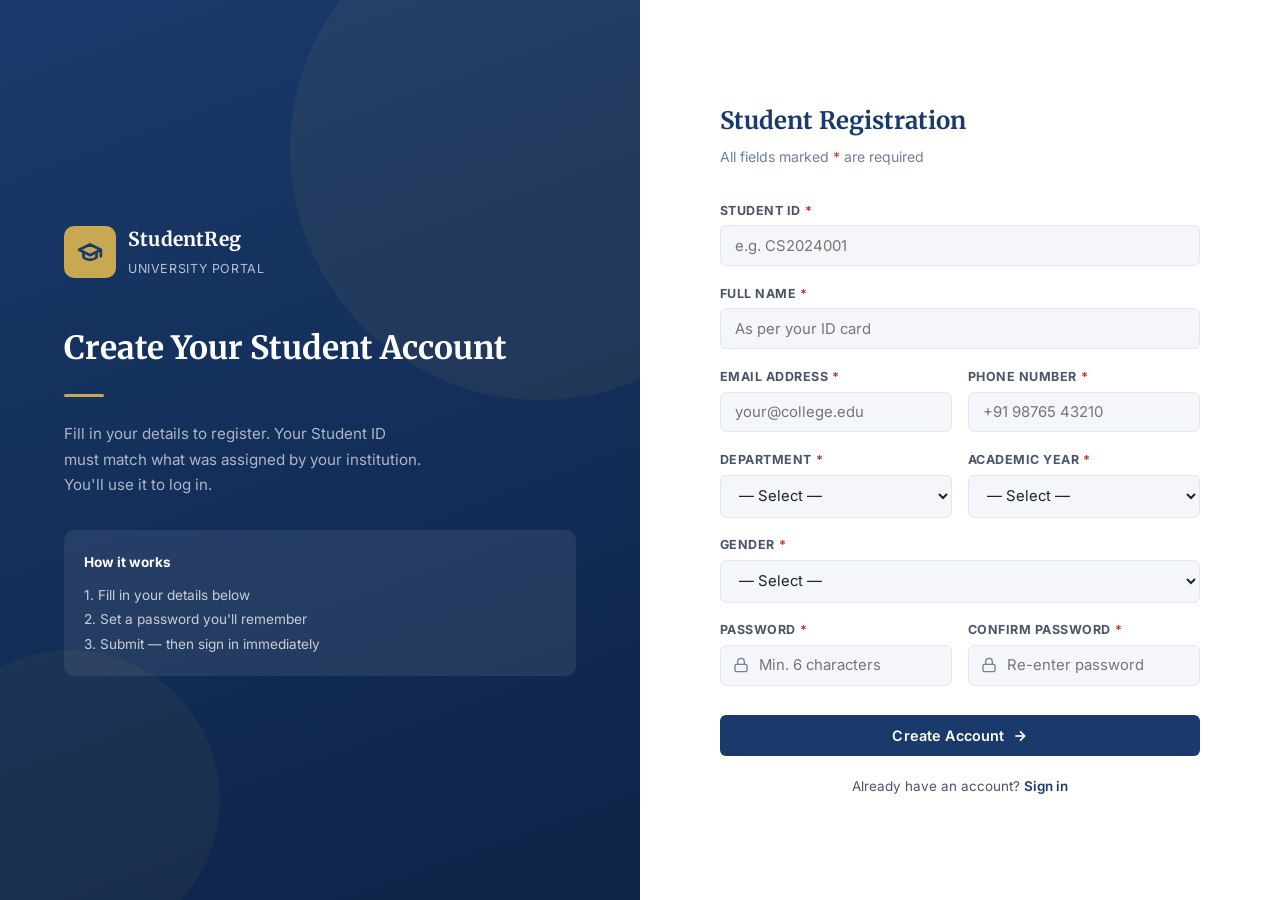
<file: pages/student/signup.html>
<!DOCTYPE html>
<html lang="en">
<head>
  <meta charset="UTF-8"/>
  <meta name="viewport" content="width=device-width, initial-scale=1.0"/>
  <title>Student Registration — StudentReg</title>
  <link rel="preconnect" href="https://fonts.googleapis.com"/>
  <link rel="preconnect" href="https://fonts.gstatic.com" crossorigin/>
  <link href="https://fonts.googleapis.com/css2?family=Merriweather:wght@700;900&family=Inter:wght@400;500;600;700&display=swap" rel="stylesheet"/>
  <link rel="stylesheet" href="../../css/style.css"/>
</head>
<body>

<div class="auth-page">

  <!-- LEFT BRAND PANEL -->
  <div class="auth-brand">
    <div class="auth-brand-inner">
      <div class="auth-logo">
        <div class="auth-logo-icon">
          <svg width="26" height="26" viewBox="0 0 24 24" fill="none" stroke="#1a3a6b" stroke-width="2.5" stroke-linecap="round" stroke-linejoin="round">
            <path d="M22 10v6M2 10l10-5 10 5-10 5z"/>
            <path d="M6 12v5c3 3 9 3 12 0v-5"/>
          </svg>
        </div>
        <div class="auth-logo-text">
          <strong>StudentReg</strong>
          <span>University Portal</span>
        </div>
      </div>

      <h1>Create Your Student Account</h1>
      <div class="auth-divider"></div>
      <p>Fill in your details to register. Your Student ID must match what was assigned by your institution. You'll use it to log in.</p>

      <div style="margin-top:2rem; padding:1.25rem; background:rgba(255,255,255,.08); border-radius:var(--radius-md); font-size:.85rem; line-height:1.8; color:rgba(255,255,255,.75)">
        <strong style="color:#fff; display:block; margin-bottom:.5rem">How it works</strong>
        1. Fill in your details below<br>
        2. Set a password you'll remember<br>
        3. Submit — then sign in immediately
      </div>
    </div>
  </div>

  <!-- RIGHT FORM PANEL -->
  <div class="auth-form-panel">
    <div class="auth-form-box" style="max-width:480px">

      <h2>Student Registration</h2>
      <p class="auth-sub">All fields marked <span style="color:var(--clr-danger)">*</span> are required</p>

      <div id="successMsg" style="display:none; background:var(--clr-success-bg); border:1px solid #a7f3d0; border-radius:var(--radius-md); padding:1rem 1.25rem; font-size:.875rem; color:var(--clr-success); margin-bottom:1rem">
        <strong>✓ Registration successful!</strong> You can now <a href="../../index.html" style="color:var(--clr-success); font-weight:700">sign in here</a>.
      </div>

      <div id="errorMsg" style="display:none; background:var(--clr-danger-bg); color:var(--clr-danger); border:1px solid #f5c6c2; border-radius:var(--radius-sm); padding:.65rem .85rem; font-size:.84rem; margin-bottom:1rem"></div>

      <form id="signupForm" novalidate>

        <div style="display:grid; grid-template-columns:1fr 1fr; gap:0 1rem">
          <div class="form-group" style="grid-column:1/-1">
            <label>Student ID <span style="color:var(--clr-danger)">*</span></label>
            <input type="text" name="studentId" placeholder="e.g. CS2024001" autocomplete="off"/>
            <span class="field-error" data-error="studentId"></span>
          </div>

          <div class="form-group" style="grid-column:1/-1">
            <label>Full Name <span style="color:var(--clr-danger)">*</span></label>
            <input type="text" name="fullName" placeholder="As per your ID card"/>
            <span class="field-error" data-error="fullName"></span>
          </div>

          <div class="form-group">
            <label>Email Address <span style="color:var(--clr-danger)">*</span></label>
            <input type="email" name="email" placeholder="your@college.edu"/>
            <span class="field-error" data-error="email"></span>
          </div>

          <div class="form-group">
            <label>Phone Number <span style="color:var(--clr-danger)">*</span></label>
            <input type="tel" name="phone" placeholder="+91 98765 43210"/>
            <span class="field-error" data-error="phone"></span>
          </div>

          <div class="form-group">
            <label>Department <span style="color:var(--clr-danger)">*</span></label>
            <select name="department">
              <option value="">— Select —</option>
              <option>Computer Science</option>
              <option>Information Technology</option>
              <option>Electronics</option>
              <option>Mechanical</option>
              <option>Civil</option>
              <option>Electrical</option>
              <option>MBA</option>
              <option>MCA</option>
            </select>
            <span class="field-error" data-error="department"></span>
          </div>

          <div class="form-group">
            <label>Academic Year <span style="color:var(--clr-danger)">*</span></label>
            <select name="year">
              <option value="">— Select —</option>
              <option value="1">1st Year</option>
              <option value="2">2nd Year</option>
              <option value="3">3rd Year</option>
              <option value="4">4th Year</option>
            </select>
            <span class="field-error" data-error="year"></span>
          </div>

          <div class="form-group" style="grid-column:1/-1">
            <label>Gender <span style="color:var(--clr-danger)">*</span></label>
            <select name="gender">
              <option value="">— Select —</option>
              <option>Male</option>
              <option>Female</option>
              <option>Other</option>
            </select>
            <span class="field-error" data-error="gender"></span>
          </div>

          <div class="form-group">
            <label>Password <span style="color:var(--clr-danger)">*</span></label>
            <div class="input-icon-wrap">
              <svg width="16" height="16" viewBox="0 0 24 24" fill="none" stroke="currentColor" stroke-width="2"><rect x="3" y="11" width="18" height="11" rx="2"/><path d="M7 11V7a5 5 0 0 1 10 0v4"/></svg>
              <input type="password" name="password" placeholder="Min. 6 characters"/>
            </div>
            <span class="field-error" data-error="password"></span>
          </div>

          <div class="form-group">
            <label>Confirm Password <span style="color:var(--clr-danger)">*</span></label>
            <div class="input-icon-wrap">
              <svg width="16" height="16" viewBox="0 0 24 24" fill="none" stroke="currentColor" stroke-width="2"><rect x="3" y="11" width="18" height="11" rx="2"/><path d="M7 11V7a5 5 0 0 1 10 0v4"/></svg>
              <input type="password" name="confirmPassword" placeholder="Re-enter password"/>
            </div>
            <span class="field-error" data-error="confirmPassword"></span>
          </div>
        </div>

        <button type="submit" class="btn btn-primary btn-full" id="submitBtn" style="margin-top:.75rem; padding:.75rem">
          Create Account
          <svg width="16" height="16" viewBox="0 0 24 24" fill="none" stroke="currentColor" stroke-width="2.5"><line x1="5" y1="12" x2="19" y2="12"/><polyline points="12 5 19 12 12 19"/></svg>
        </button>
      </form>

      <p style="margin-top:1.25rem; text-align:center; font-size:.84rem; color:var(--clr-text-2)">
        Already have an account? <a href="../../index.html" style="color:var(--clr-primary); font-weight:600">Sign in</a>
      </p>

    </div>
  </div>

</div>

<script src="../../js/store.js"></script>
<script>
  const form      = document.getElementById("signupForm");
  const submitBtn = document.getElementById("submitBtn");
  const successMsg = document.getElementById("successMsg");
  const errorMsg   = document.getElementById("errorMsg");

  function showErr(name, msg) {
    const inp = form.elements[name];
    const errEl = form.querySelector(`[data-error="${name}"]`);
    if (inp) inp.classList.add("error");
    if (errEl) { errEl.textContent = msg; errEl.classList.add("show"); }
  }

  function clearErrors() {
    form.querySelectorAll(".error").forEach(el => el.classList.remove("error"));
    form.querySelectorAll(".field-error").forEach(el => { el.textContent = ""; el.classList.remove("show"); });
    errorMsg.style.display = "none";
  }

  form.addEventListener("submit", async (e) => {
    e.preventDefault();
    clearErrors();

    const d = Object.fromEntries(new FormData(form).entries());
    let valid = true;

    if (!d.studentId.trim())   { showErr("studentId", "Student ID is required.");  valid = false; }
    if (!d.fullName.trim())    { showErr("fullName",   "Full name is required.");   valid = false; }
    if (!d.email.trim())       { showErr("email",      "Email is required.");       valid = false; }
    else if (!/^[^\s@]+@[^\s@]+\.[^\s@]+$/.test(d.email)) { showErr("email", "Enter a valid email."); valid = false; }
    if (!d.phone.trim())       { showErr("phone",      "Phone is required.");       valid = false; }
    if (!d.department)         { showErr("department", "Select a department.");     valid = false; }
    if (!d.year)               { showErr("year",       "Select an academic year."); valid = false; }
    if (!d.gender)             { showErr("gender",     "Select a gender.");         valid = false; }
    if (!d.password)           { showErr("password",   "Password is required.");    valid = false; }
    else if (d.password.length < 6) { showErr("password", "Minimum 6 characters."); valid = false; }
    if (d.password !== d.confirmPassword) { showErr("confirmPassword", "Passwords do not match."); valid = false; }

    if (!valid) return;

    submitBtn.disabled = true;
    submitBtn.innerHTML = `<span class="spinner" style="width:15px;height:15px;border-width:2px;display:inline-block"></span> Creating account…`;

    try {
      
      const { confirmPassword, ...studentData } = d;
      await addStudent(studentData);
      form.style.display = "none";
      successMsg.style.display = "block";
    } catch (err) {
      errorMsg.textContent = err.message || "Registration failed. Please try again.";
      errorMsg.style.display = "block";
      submitBtn.disabled = false;
      submitBtn.innerHTML = `Create Account <svg width="16" height="16" viewBox="0 0 24 24" fill="none" stroke="currentColor" stroke-width="2.5"><line x1="5" y1="12" x2="19" y2="12"/><polyline points="12 5 19 12 12 19"/></svg>`;
    }
  });
</script>
</body>
</html>
</file>
<file: css/style.css>
/* =====================================================
   STUDENTREG v2 — University Institutional Design System
===================================================== */

:root {
  /* Brand */
  --clr-primary:      #1a3a6b;
  --clr-primary-d:    #122952;
  --clr-primary-l:    #2a52a0;
  --clr-accent:       #c8a951;
  --clr-accent-d:     #a8893a;

  /* UI */
  --clr-bg:           #f4f6f9;
  --clr-surface:      #ffffff;
  --clr-sidebar:      #1a3a6b;
  --clr-sidebar-item: rgba(255,255,255,0.08);
  --clr-sidebar-act:  rgba(200,169,81,0.18);

  /* Status */
  --clr-success:      #1e7e4a;
  --clr-success-bg:   #e6f4ec;
  --clr-danger:       #c0392b;
  --clr-danger-bg:    #fdecea;
  --clr-warn:         #d97706;
  --clr-warn-bg:      #fef3c7;
  --clr-info:         #1e6fa8;
  --clr-info-bg:      #e6f2fb;

  /* Text */
  --clr-text:         #1a2332;
  --clr-text-2:       #4a5568;
  --clr-muted:        #718096;
  --clr-border:       #e2e8f0;

  /* Misc */
  --radius-sm:  6px;
  --radius-md:  10px;
  --radius-lg:  14px;
  --shadow-sm:  0 1px 3px rgba(0,0,0,.08);
  --shadow-md:  0 4px 16px rgba(0,0,0,.10);
  --shadow-lg:  0 8px 32px rgba(0,0,0,.14);
  --sidebar-w:  260px;
  --topbar-h:   64px;
  --transition: 180ms ease;

  --font-display: 'Merriweather', Georgia, serif;
  --font-body:    'Inter', system-ui, sans-serif;
  --font-mono:    'JetBrains Mono', monospace;
}

/* ── RESET ── */
*, *::before, *::after { box-sizing: border-box; margin: 0; padding: 0; }
html { font-size: 16px; scroll-behavior: smooth; }
body { font-family: var(--font-body); background: var(--clr-bg); color: var(--clr-text); line-height: 1.6; }
img  { max-width: 100%; display: block; }
a    { color: var(--clr-primary); text-decoration: none; }

/* =====================================================
   AUTH PAGES (login.html)
===================================================== */
.auth-page {
  min-height: 100vh;
  display: grid;
  grid-template-columns: 1fr 1fr;
}

.auth-brand {
  background: linear-gradient(160deg, var(--clr-primary) 0%, #0d2347 100%);
  display: flex;
  flex-direction: column;
  justify-content: center;
  padding: 4rem;
  position: relative;
  overflow: hidden;
}

.auth-brand::before {
  content: '';
  position: absolute;
  width: 500px; height: 500px;
  background: rgba(200,169,81,.07);
  border-radius: 50%;
  top: -100px; right: -150px;
}

.auth-brand::after {
  content: '';
  position: absolute;
  width: 300px; height: 300px;
  background: rgba(200,169,81,.05);
  border-radius: 50%;
  bottom: -50px; left: -80px;
}

.auth-brand-inner { position: relative; z-index: 1; }

.auth-logo {
  display: flex;
  align-items: center;
  gap: .75rem;
  margin-bottom: 3rem;
}

.auth-logo-icon {
  width: 52px; height: 52px;
  background: var(--clr-accent);
  border-radius: var(--radius-md);
  display: flex;
  align-items: center;
  justify-content: center;
}

.auth-logo-text { color: #fff; }
.auth-logo-text strong { display: block; font-family: var(--font-display); font-size: 1.2rem; letter-spacing: .01em; }
.auth-logo-text span  { font-size: .78rem; opacity: .7; letter-spacing: .05em; text-transform: uppercase; }

.auth-brand h1 { font-family: var(--font-display); color: #fff; font-size: 2rem; line-height: 1.3; margin-bottom: 1rem; }
.auth-brand p  { color: rgba(255,255,255,.65); font-size: .95rem; line-height: 1.7; max-width: 360px; }

.auth-divider {
  width: 40px; height: 3px;
  background: var(--clr-accent);
  border-radius: 2px;
  margin: 1.5rem 0;
}

.auth-stats {
  display: grid;
  grid-template-columns: 1fr 1fr;
  gap: 1rem;
  margin-top: 3rem;
}

.auth-stat {
  background: rgba(255,255,255,.07);
  border: 1px solid rgba(255,255,255,.1);
  border-radius: var(--radius-md);
  padding: 1rem;
}

.auth-stat-num   { font-size: 1.6rem; font-weight: 800; color: var(--clr-accent); line-height: 1; }
.auth-stat-label { font-size: .75rem; color: rgba(255,255,255,.6); margin-top: .25rem; letter-spacing: .04em; }

.auth-form-panel {
  display: flex;
  align-items: center;
  justify-content: center;
  padding: 3rem 2rem;
  background: var(--clr-surface);
}

.auth-form-box { width: 100%; max-width: 400px; }

.auth-form-box h2 {
  font-family: var(--font-display);
  font-size: 1.5rem;
  color: var(--clr-primary);
  margin-bottom: .35rem;
}

.auth-form-box .auth-sub {
  color: var(--clr-muted);
  font-size: .88rem;
  margin-bottom: 2rem;
}

.role-tabs {
  display: grid;
  grid-template-columns: 1fr 1fr;
  gap: .5rem;
  margin-bottom: 1.75rem;
  background: var(--clr-bg);
  padding: .35rem;
  border-radius: var(--radius-md);
}

.role-tab {
  padding: .6rem;
  border: none;
  background: transparent;
  border-radius: var(--radius-sm);
  font-family: var(--font-body);
  font-size: .88rem;
  font-weight: 600;
  cursor: pointer;
  transition: background var(--transition), color var(--transition);
  color: var(--clr-muted);
  display: flex;
  align-items: center;
  justify-content: center;
  gap: .4rem;
}

.role-tab.active {
  background: var(--clr-surface);
  color: var(--clr-primary);
  box-shadow: var(--shadow-sm);
}

/* =====================================================
   FORM ELEMENTS
===================================================== */
.form-group {
  display: flex;
  flex-direction: column;
  gap: .3rem;
  margin-bottom: 1.1rem;
}

label {
  font-size: .78rem;
  font-weight: 700;
  color: var(--clr-text-2);
  letter-spacing: .04em;
  text-transform: uppercase;
}

input, select, textarea {
  font-family: var(--font-body);
  font-size: .93rem;
  color: var(--clr-text);
  background: var(--clr-bg);
  border: 1.5px solid var(--clr-border);
  border-radius: var(--radius-sm);
  padding: .65rem .9rem;
  width: 100%;
  transition: border-color var(--transition), box-shadow var(--transition), background var(--transition);
  outline: none;
}

input:focus, select:focus, textarea:focus {
  border-color: var(--clr-primary);
  background: #fff;
  box-shadow: 0 0 0 3px rgba(26,58,107,.1);
}

input.error { border-color: var(--clr-danger); box-shadow: 0 0 0 3px rgba(192,57,43,.1); }

.input-icon-wrap { position: relative; }
.input-icon-wrap svg {
  position: absolute;
  left: .8rem;
  top: 50%;
  transform: translateY(-50%);
  color: var(--clr-muted);
  pointer-events: none;
}
.input-icon-wrap input { padding-left: 2.4rem; }

.field-error { font-size: .75rem; color: var(--clr-danger); display: none; }
.field-error.show { display: block; }

/* =====================================================
   BUTTONS
===================================================== */
.btn {
  display: inline-flex;
  align-items: center;
  justify-content: center;
  gap: .45rem;
  font-family: var(--font-body);
  font-size: .9rem;
  font-weight: 600;
  padding: .65rem 1.4rem;
  border-radius: var(--radius-sm);
  border: none;
  cursor: pointer;
  transition: background var(--transition), box-shadow var(--transition), transform var(--transition);
  letter-spacing: .01em;
  text-decoration: none;
  white-space: nowrap;
}

.btn:active { transform: scale(.97); }

.btn-primary   { background: var(--clr-primary); color: #fff; }
.btn-primary:hover { background: var(--clr-primary-l); box-shadow: var(--shadow-md); color: #fff; }

.btn-accent    { background: var(--clr-accent); color: #fff; }
.btn-accent:hover { background: var(--clr-accent-d); color: #fff; }

.btn-secondary { background: var(--clr-bg); color: var(--clr-text); border: 1.5px solid var(--clr-border); }
.btn-secondary:hover { background: #edf2f7; }

.btn-danger    { background: var(--clr-danger-bg); color: var(--clr-danger); border: 1.5px solid #f5c6c2; }
.btn-danger:hover { background: var(--clr-danger); color: #fff; }

.btn-full { width: 100%; }
.btn-sm   { padding: .38rem .75rem; font-size: .8rem; }

.btn-icon {
  background: none; border: none;
  padding: .35rem; border-radius: var(--radius-sm);
  cursor: pointer; display: inline-flex;
  align-items: center; justify-content: center;
  transition: background var(--transition), color var(--transition);
  color: var(--clr-muted);
}
.btn-icon:hover        { background: var(--clr-bg); color: var(--clr-text); }
.btn-icon.edit:hover   { background: #e8f0fb; color: var(--clr-primary); }
.btn-icon.delete:hover { background: var(--clr-danger-bg); color: var(--clr-danger); }

/* =====================================================
   DASHBOARD LAYOUT
===================================================== */
.app-layout {
  display: flex;
  min-height: 100vh;
}

/* ── SIDEBAR ── */
.sidebar {
  width: var(--sidebar-w);
  background: var(--clr-sidebar);
  display: flex;
  flex-direction: column;
  position: fixed;
  top: 0; left: 0; bottom: 0;
  z-index: 50;
  transition: transform var(--transition);
  overflow-y: auto;
}

.sidebar-header {
  padding: 1.5rem 1.25rem 1rem;
  border-bottom: 1px solid rgba(255,255,255,.08);
}

.sidebar-logo {
  display: flex;
  align-items: center;
  gap: .65rem;
}

.sidebar-logo-icon {
  width: 38px; height: 38px;
  background: var(--clr-accent);
  border-radius: var(--radius-sm);
  display: flex;
  align-items: center;
  justify-content: center;
  flex-shrink: 0;
}

.sidebar-logo-text strong {
  display: block;
  font-family: var(--font-display);
  font-size: .95rem;
  color: #fff;
  letter-spacing: .01em;
}

.sidebar-logo-text span {
  font-size: .7rem;
  color: rgba(255,255,255,.5);
  text-transform: uppercase;
  letter-spacing: .06em;
}

.sidebar-user {
  margin: 1rem 1.25rem;
  padding: .85rem;
  background: rgba(255,255,255,.07);
  border-radius: var(--radius-md);
  border: 1px solid rgba(255,255,255,.08);
}

.sidebar-user-avatar {
  width: 36px; height: 36px;
  background: var(--clr-accent);
  border-radius: 50%;
  display: flex;
  align-items: center;
  justify-content: center;
  font-weight: 800;
  font-size: .9rem;
  color: #fff;
  flex-shrink: 0;
}

.sidebar-user-info { display: flex; align-items: center; gap: .65rem; }
.sidebar-user-name { font-size: .85rem; font-weight: 600; color: #fff; }
.sidebar-user-role { font-size: .72rem; color: var(--clr-accent); letter-spacing: .04em; text-transform: uppercase; font-weight: 600; }

.sidebar-nav { flex: 1; padding: .75rem 0; }

.sidebar-section-label {
  font-size: .65rem;
  font-weight: 700;
  text-transform: uppercase;
  letter-spacing: .1em;
  color: rgba(255,255,255,.3);
  padding: .75rem 1.4rem .35rem;
}

.sidebar-link {
  display: flex;
  align-items: center;
  gap: .7rem;
  padding: .65rem 1.25rem;
  margin: .1rem .75rem;
  border-radius: var(--radius-sm);
  color: rgba(255,255,255,.7);
  font-size: .875rem;
  font-weight: 500;
  cursor: pointer;
  transition: background var(--transition), color var(--transition);
  border: none;
  background: none;
  width: calc(100% - 1.5rem);
  text-align: left;
  text-decoration: none;
}

.sidebar-link:hover { background: var(--clr-sidebar-item); color: #fff; }
.sidebar-link.active { background: var(--clr-sidebar-act); color: var(--clr-accent); }
.sidebar-link.active svg { color: var(--clr-accent); }
.sidebar-link svg { color: rgba(255,255,255,.45); flex-shrink: 0; }
.sidebar-link.active svg { color: var(--clr-accent); }

.sidebar-footer {
  padding: 1rem .75rem;
  border-top: 1px solid rgba(255,255,255,.08);
}

/* ── MAIN AREA ── */
.main-area {
  margin-left: var(--sidebar-w);
  flex: 1;
  display: flex;
  flex-direction: column;
  min-height: 100vh;
}

/* ── TOPBAR ── */
.topbar {
  height: var(--topbar-h);
  background: var(--clr-surface);
  border-bottom: 1px solid var(--clr-border);
  display: flex;
  align-items: center;
  justify-content: space-between;
  padding: 0 2rem;
  position: sticky;
  top: 0;
  z-index: 40;
  box-shadow: var(--shadow-sm);
}

.topbar-left { display: flex; align-items: center; gap: 1rem; }

.topbar-title { font-size: 1.05rem; font-weight: 700; color: var(--clr-text); font-family: var(--font-display); }
.topbar-breadcrumb { font-size: .8rem; color: var(--clr-muted); }

.topbar-right { display: flex; align-items: center; gap: .75rem; }

.topbar-badge {
  background: var(--clr-primary);
  color: #fff;
  font-size: .72rem;
  font-weight: 700;
  padding: .2rem .6rem;
  border-radius: 999px;
  letter-spacing: .04em;
  text-transform: uppercase;
}

/* ── PAGE CONTENT ── */
.page-content {
  padding: 2rem;
  flex: 1;
}

/* ── HAMBURGER (mobile) ── */
.hamburger-btn {
  display: none;
  background: none;
  border: none;
  cursor: pointer;
  padding: .4rem;
  flex-direction: column;
  gap: 5px;
}

.hamburger-btn span {
  display: block;
  width: 22px; height: 2px;
  background: var(--clr-text);
  border-radius: 2px;
  transition: transform var(--transition), opacity var(--transition);
}

/* =====================================================
   CARDS
===================================================== */
.card {
  background: var(--clr-surface);
  border: 1px solid var(--clr-border);
  border-radius: var(--radius-lg);
  box-shadow: var(--shadow-sm);
  overflow: hidden;
}

.card-header {
  padding: 1.1rem 1.5rem;
  border-bottom: 1px solid var(--clr-border);
  display: flex;
  align-items: center;
  justify-content: space-between;
  gap: 1rem;
  flex-wrap: wrap;
}

.card-header h2 {
  font-size: .97rem;
  font-weight: 700;
  color: var(--clr-text);
  display: flex;
  align-items: center;
  gap: .5rem;
}

.card-header h2 svg { color: var(--clr-primary); }
.card-body { padding: 1.5rem; }

/* =====================================================
   STAT CARDS (dashboard overview)
===================================================== */
.stats-grid {
  display: grid;
  grid-template-columns: repeat(auto-fit, minmax(200px, 1fr));
  gap: 1.25rem;
  margin-bottom: 1.75rem;
}

.stat-card {
  background: var(--clr-surface);
  border: 1px solid var(--clr-border);
  border-radius: var(--radius-lg);
  padding: 1.35rem 1.5rem;
  display: flex;
  align-items: flex-start;
  gap: 1rem;
  box-shadow: var(--shadow-sm);
  position: relative;
  overflow: hidden;
}

.stat-card::before {
  content: '';
  position: absolute;
  top: 0; left: 0;
  width: 4px; height: 100%;
  background: var(--clr-primary);
}

.stat-card.accent::before  { background: var(--clr-accent); }
.stat-card.success::before { background: var(--clr-success); }
.stat-card.info::before    { background: var(--clr-info); }

.stat-icon {
  width: 44px; height: 44px;
  border-radius: var(--radius-md);
  display: flex;
  align-items: center;
  justify-content: center;
  flex-shrink: 0;
  background: #e8f0fb;
  color: var(--clr-primary);
}

.stat-card.accent .stat-icon  { background: #fdf3d8; color: var(--clr-accent-d); }
.stat-card.success .stat-icon { background: var(--clr-success-bg); color: var(--clr-success); }
.stat-card.info .stat-icon    { background: var(--clr-info-bg); color: var(--clr-info); }

.stat-num   { font-size: 1.75rem; font-weight: 800; line-height: 1; color: var(--clr-text); }
.stat-label { font-size: .8rem; color: var(--clr-muted); margin-top: .2rem; font-weight: 500; }

/* =====================================================
   TABLE
===================================================== */
.table-wrap { overflow-x: auto; }

table {
  width: 100%;
  border-collapse: collapse;
  font-size: .875rem;
}

thead {
  background: #f7f9fc;
  border-bottom: 2px solid var(--clr-border);
}

thead th {
  padding: .7rem 1rem;
  text-align: left;
  font-size: .72rem;
  font-weight: 700;
  text-transform: uppercase;
  letter-spacing: .07em;
  color: var(--clr-muted);
  white-space: nowrap;
}

tbody tr {
  border-bottom: 1px solid var(--clr-border);
  transition: background var(--transition);
}

tbody tr:last-child { border-bottom: none; }
tbody tr:hover { background: #f7f9fc; }

tbody td {
  padding: .85rem 1rem;
  vertical-align: middle;
  color: var(--clr-text-2);
}

tbody td strong { color: var(--clr-text); font-weight: 600; }

.actions-cell { display: flex; gap: .3rem; }

.empty-state {
  text-align: center;
  padding: 4rem 1rem;
  color: var(--clr-muted);
}

.empty-state svg   { margin: 0 auto 1rem; opacity: .3; }
.empty-state h3    { font-size: 1rem; color: var(--clr-text-2); margin-bottom: .35rem; }
.empty-state p     { font-size: .88rem; }

.table-footer {
  padding: .8rem 1.25rem;
  border-top: 1px solid var(--clr-border);
  font-size: .8rem;
  color: var(--clr-muted);
  display: flex;
  align-items: center;
  justify-content: space-between;
  flex-wrap: wrap;
  gap: .5rem;
}

/* =====================================================
   SEARCH BAR
===================================================== */
.search-bar {
  position: relative;
  flex: 1;
  min-width: 180px;
  max-width: 320px;
}

.search-bar svg {
  position: absolute;
  left: .75rem;
  top: 50%;
  transform: translateY(-50%);
  color: var(--clr-muted);
  pointer-events: none;
}

.search-bar input { padding-left: 2.3rem; font-size: .875rem; }

/* =====================================================
   BADGES
===================================================== */
.badge {
  display: inline-block;
  padding: .22rem .65rem;
  border-radius: 999px;
  font-size: .72rem;
  font-weight: 700;
  letter-spacing: .03em;
}

.badge-blue    { background: #e8f0fb; color: var(--clr-primary); }
.badge-gold    { background: #fdf3d8; color: #92650a; }
.badge-green   { background: var(--clr-success-bg); color: var(--clr-success); }
.badge-purple  { background: #f3e8ff; color: #6b21a8; }
.badge-gray    { background: #f1f5f9; color: #475569; }
.badge-red     { background: var(--clr-danger-bg); color: var(--clr-danger); }

/* =====================================================
   PROFILE CARD (student view)
===================================================== */
.profile-header {
  background: linear-gradient(135deg, var(--clr-primary) 0%, #0d2347 100%);
  border-radius: var(--radius-lg);
  padding: 2rem;
  display: flex;
  align-items: center;
  gap: 1.5rem;
  margin-bottom: 1.5rem;
  position: relative;
  overflow: hidden;
}

.profile-header::after {
  content: '';
  position: absolute;
  right: -40px; top: -40px;
  width: 200px; height: 200px;
  background: rgba(200,169,81,.1);
  border-radius: 50%;
}

.profile-avatar-lg {
  width: 80px; height: 80px;
  background: var(--clr-accent);
  border-radius: 50%;
  display: flex;
  align-items: center;
  justify-content: center;
  font-size: 2rem;
  font-weight: 800;
  color: #fff;
  border: 3px solid rgba(255,255,255,.3);
  flex-shrink: 0;
  position: relative;
  z-index: 1;
}

.profile-info { position: relative; z-index: 1; }
.profile-info h2 { font-family: var(--font-display); color: #fff; font-size: 1.4rem; margin-bottom: .2rem; }
.profile-info p  { color: rgba(255,255,255,.65); font-size: .875rem; }

.profile-badge {
  margin-left: auto;
  background: rgba(200,169,81,.2);
  border: 1px solid rgba(200,169,81,.4);
  color: var(--clr-accent);
  font-size: .75rem;
  font-weight: 700;
  padding: .35rem .85rem;
  border-radius: 999px;
  letter-spacing: .04em;
  position: relative;
  z-index: 1;
}

.info-grid {
  display: grid;
  grid-template-columns: repeat(auto-fit, minmax(200px, 1fr));
  gap: 1rem;
}

.info-item {
  background: var(--clr-bg);
  border: 1px solid var(--clr-border);
  border-radius: var(--radius-md);
  padding: 1rem;
}

.info-item-label {
  font-size: .7rem;
  font-weight: 700;
  text-transform: uppercase;
  letter-spacing: .07em;
  color: var(--clr-muted);
  margin-bottom: .3rem;
}

.info-item-value { font-size: .92rem; font-weight: 600; color: var(--clr-text); }

/* =====================================================
   FORM GRID (registration)
===================================================== */
.form-grid {
  display: grid;
  grid-template-columns: repeat(auto-fit, minmax(220px, 1fr));
  gap: 1rem;
}

.form-grid .full { grid-column: 1 / -1; }

.form-section-title {
  font-size: .72rem;
  font-weight: 700;
  text-transform: uppercase;
  letter-spacing: .08em;
  color: var(--clr-muted);
  padding-bottom: .6rem;
  border-bottom: 1px solid var(--clr-border);
  margin-bottom: .25rem;
  grid-column: 1 / -1;
}

.form-actions {
  display: flex;
  gap: .75rem;
  flex-wrap: wrap;
  padding-top: 1rem;
  border-top: 1px solid var(--clr-border);
  margin-top: .5rem;
}

/* =====================================================
   MODAL
===================================================== */
.modal-overlay {
  position: fixed;
  inset: 0;
  background: rgba(10,20,40,.55);
  backdrop-filter: blur(4px);
  display: flex;
  align-items: center;
  justify-content: center;
  z-index: 200;
  padding: 1rem;
  opacity: 0;
  pointer-events: none;
  transition: opacity var(--transition);
}

.modal-overlay.open { opacity: 1; pointer-events: all; }

.modal {
  background: var(--clr-surface);
  border-radius: var(--radius-lg);
  box-shadow: var(--shadow-lg);
  width: 100%;
  max-width: 480px;
  transform: translateY(16px) scale(.98);
  transition: transform .22s ease;
  overflow: hidden;
}

.modal-overlay.open .modal { transform: translateY(0) scale(1); }

.modal-header {
  padding: 1.1rem 1.4rem;
  border-bottom: 1px solid var(--clr-border);
  display: flex;
  align-items: center;
  justify-content: space-between;
}

.modal-header h3 { font-size: .97rem; font-weight: 700; }
.modal-body      { padding: 1.4rem; }
.modal-footer    { padding: 1rem 1.4rem; border-top: 1px solid var(--clr-border); display: flex; justify-content: flex-end; gap: .6rem; }

/* =====================================================
   TOAST
===================================================== */
.toast-container {
  position: fixed;
  bottom: 1.5rem;
  right: 1.5rem;
  display: flex;
  flex-direction: column;
  gap: .5rem;
  z-index: 999;
}

.toast {
  display: flex;
  align-items: center;
  gap: .6rem;
  padding: .8rem 1.1rem;
  border-radius: var(--radius-md);
  font-size: .875rem;
  font-weight: 500;
  min-width: 260px;
  max-width: 360px;
  box-shadow: var(--shadow-lg);
  animation: toastIn .25s ease, toastOut .35s ease 2.8s forwards;
}

.toast.success { background: var(--clr-success); color: #fff; }
.toast.error   { background: var(--clr-danger);  color: #fff; }
.toast.warn    { background: var(--clr-warn);    color: #fff; }
.toast.info    { background: var(--clr-primary); color: #fff; }

@keyframes toastIn  { from { transform: translateX(110%); opacity: 0; } to { transform: translateX(0); opacity: 1; } }
@keyframes toastOut { to   { transform: translateX(110%); opacity: 0; } }

/* =====================================================
   SPINNER
===================================================== */
.spinner-wrap { display: flex; align-items: center; justify-content: center; padding: 3rem; }
.spinner { width: 32px; height: 32px; border: 3px solid var(--clr-border); border-top-color: var(--clr-primary); border-radius: 50%; animation: spin .7s linear infinite; }
@keyframes spin { to { transform: rotate(360deg); } }

/* =====================================================
   SIDEBAR OVERLAY (mobile)
===================================================== */
.sidebar-overlay {
  display: none;
  position: fixed;
  inset: 0;
  background: rgba(0,0,0,.5);
  z-index: 49;
}

/* =====================================================
   RESPONSIVE
===================================================== */
@media (max-width: 900px) {
  .auth-page { grid-template-columns: 1fr; }
  .auth-brand { display: none; }
  .auth-form-panel { min-height: 100vh; }

  .sidebar { transform: translateX(-100%); }
  .sidebar.open { transform: translateX(0); }
  .sidebar-overlay.open { display: block; }
  .main-area { margin-left: 0; }
  .hamburger-btn { display: flex; }
  .page-content { padding: 1.25rem; }
  .topbar { padding: 0 1.25rem; }
}

@media (max-width: 560px) {
  .stats-grid { grid-template-columns: 1fr 1fr; }
  .info-grid  { grid-template-columns: 1fr 1fr; }
  .form-grid  { grid-template-columns: 1fr; }
  .form-actions .btn { flex: 1; }
}
</file>
